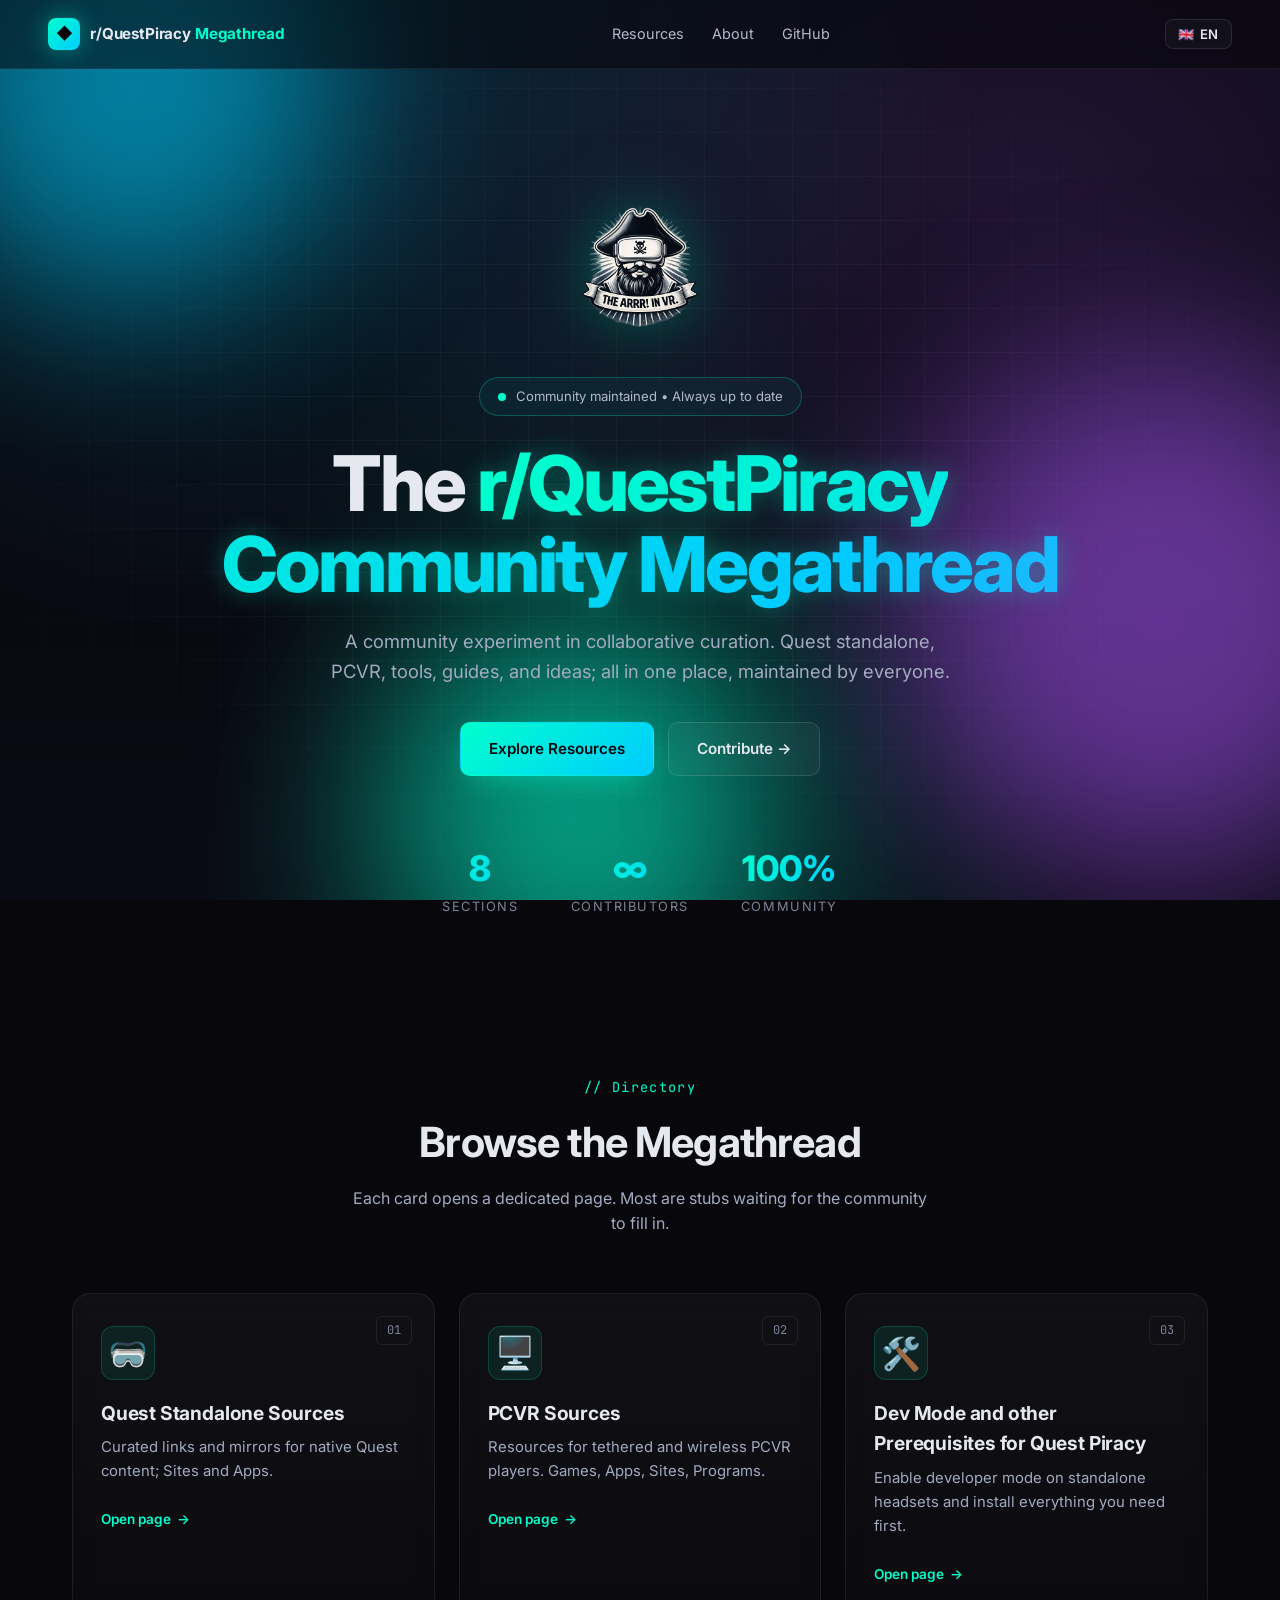
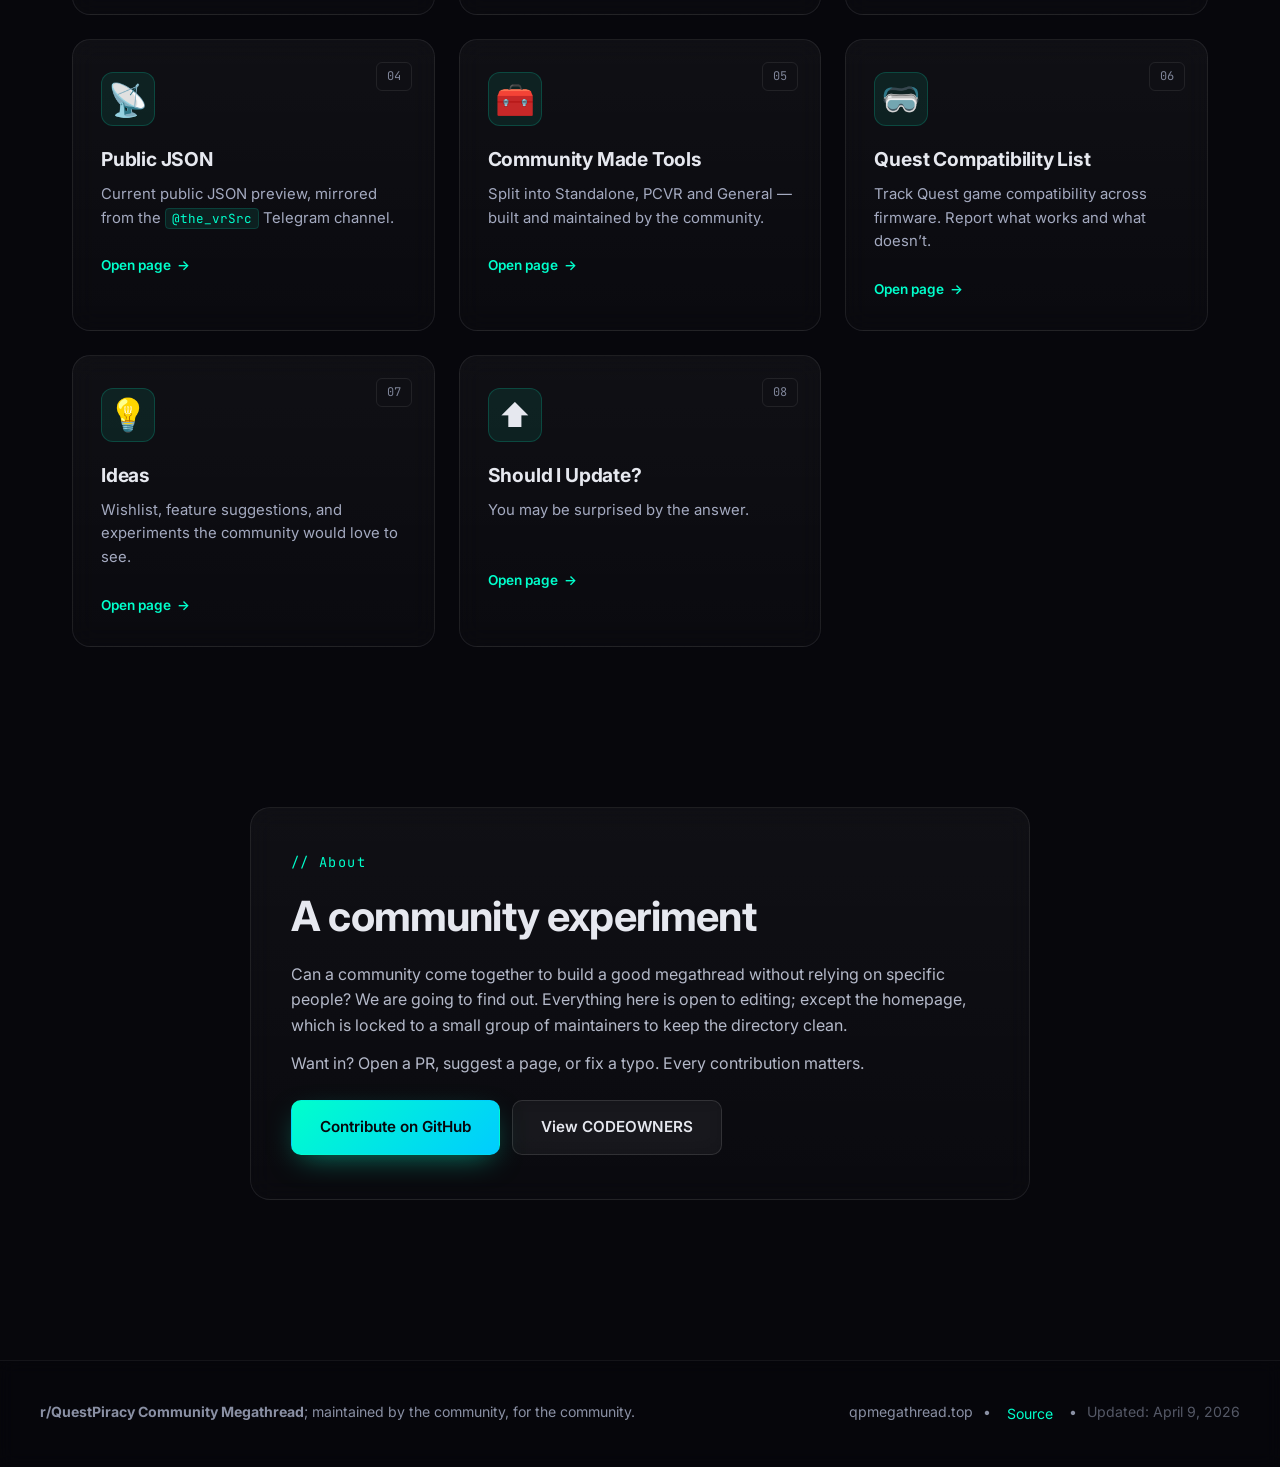
<file: index.html>
<!DOCTYPE html>
<html lang="en">
<head>
    <meta charset="UTF-8">
    <meta name="viewport" content="width=device-width, initial-scale=1.0">
    <title>r/QuestPiracy Community Megathread</title>
    <meta name="description" content="A community-maintained r/QuestPiracy megathread for Quest VR headets; Standalone, PCVR resources, tools, and guides.">
    <link rel="icon" type="image/x-icon" href="assets/images/favicon.ico">
    <link rel="apple-touch-icon" href="assets/images/logo.png">
    <link rel="preconnect" href="https://fonts.googleapis.com">
    <link rel="preconnect" href="https://fonts.gstatic.com" crossorigin>
    <link href="https://fonts.googleapis.com/css2?family=Inter:wght@300;400;500;600;700;800&family=JetBrains+Mono:wght@400;600&display=swap" rel="stylesheet">
    <link rel="stylesheet" href="assets/css/style.css">
</head>
<body>

<!-- Animated background -->
<div class="bg-gradient"></div>
<div class="bg-grid"></div>
<div class="bg-orbs">
    <div class="orb orb-1"></div>
    <div class="orb orb-2"></div>
    <div class="orb orb-3"></div>
</div>

<!-- Navbar -->
<nav class="navbar">
    <a href="index.html" class="brand">
        <span class="brand-icon">◆</span>
        <span class="brand-text">r/QuestPiracy <span class="brand-accent">Megathread</span></span>
    </a>
    <div class="nav-links">
        <a href="#resources" data-i18n="nav.resources">Resources</a>
        <a href="#about" data-i18n="nav.about">About</a>
        <a href="https://github.com/KaladinDMP/QP-Megathread" target="_blank" rel="noopener" data-i18n="nav.github">GitHub</a>
    </div>
</nav>

<!-- Hero -->
<header class="hero">
    <div class="hero-logo-wrap">
        <img src="assets/images/logo.png" alt="r/QuestPiracy Community Megathread" class="hero-logo">
    </div>
    <div class="hero-badge">
        <span class="pulse-dot"></span>
        <span data-i18n="hero.badge">Community maintained &bull; Always up to date</span>
    </div>
    <h1 class="hero-title" data-i18n-html="hero.title">
        The <span class="gradient-text">r/QuestPiracy Community Megathread</span>
    </h1>
    <p class="hero-sub" data-i18n="hero.sub">
        A community experiment in collaborative curation. Quest standalone, PCVR, tools, guides, and ideas; all in one place, maintained by everyone.
    </p>
    <div class="hero-cta">
        <a href="#resources" class="btn btn-primary" data-i18n="hero.cta.explore">Explore Resources</a>
        <a href="https://github.com/KaladinDMP/QP-Megathread" target="_blank" rel="noopener" class="btn btn-ghost" data-i18n="hero.cta.contribute">Contribute →</a>
    </div>
    <div class="hero-stats">
        <div class="stat"><div class="stat-num">8</div><div class="stat-label" data-i18n="stats.sections">Sections</div></div>
        <div class="stat"><div class="stat-num">∞</div><div class="stat-label" data-i18n="stats.contributors">Contributors</div></div>
        <div class="stat"><div class="stat-num">100%</div><div class="stat-label" data-i18n="stats.community">Community</div></div>
    </div>
</header>

<!-- Resources grid -->
<section id="resources" class="section">
    <div class="section-head">
        <div class="section-kicker" data-i18n="resources.kicker">// Directory</div>
        <h2 class="section-title" data-i18n="resources.title">Browse the Megathread</h2>
        <p class="section-sub" data-i18n="resources.sub">Each card opens a dedicated page. Most are stubs waiting for the community to fill in.</p>
    </div>

    <div class="card-grid">
        <a href="pages/quest-standalone.html" class="card" style="--i:1">
            <div class="card-glow"></div>
            <div class="card-icon">🥽</div>
            <div class="card-tag">01</div>
            <h3 class="card-title" data-i18n="card.quest.title">Quest Standalone Sources</h3>
            <p class="card-desc" data-i18n="card.quest.desc">Curated links and mirrors for native Quest content; Sites and Apps.</p>
            <div class="card-cta"><span data-i18n="card.cta">Open page</span> <span class="arrow">→</span></div>
        </a>

        <a href="pages/pcvr.html" class="card" style="--i:2">
            <div class="card-glow"></div>
            <div class="card-icon">🖥️</div>
            <div class="card-tag">02</div>
            <h3 class="card-title" data-i18n="card.pcvr.title">PCVR Sources</h3>
            <p class="card-desc" data-i18n="card.pcvr.desc">Resources for tethered and wireless PCVR players. Games, Apps, Sites, Programs.</p>
            <div class="card-cta"><span data-i18n="card.cta">Open page</span> <span class="arrow">→</span></div>
        </a>

        <a href="pages/dev-mode.html" class="card" style="--i:3">
            <div class="card-glow"></div>
            <div class="card-icon">🛠️</div>
            <div class="card-tag">03</div>
            <h3 class="card-title" data-i18n="card.dev.title">Dev Mode and other Prerequisites for Quest Piracy</h3>
            <p class="card-desc" data-i18n="card.dev.desc">Enable developer mode on standalone headsets and install everything you need first.</p>
            <div class="card-cta"><span data-i18n="card.cta">Open page</span> <span class="arrow">→</span></div>
        </a>

        <a href="pages/public-json.html" class="card" style="--i:4">
            <div class="card-glow"></div>
            <div class="card-icon">📡</div>
            <div class="card-tag">04</div>
            <h3 class="card-title" data-i18n="card.json.title">Public JSON</h3>
            <p class="card-desc" data-i18n-html="card.json.desc">Current public JSON preview, mirrored from the <code>@the_vrSrc</code> Telegram channel.</p>
            <div class="card-cta"><span data-i18n="card.cta">Open page</span> <span class="arrow">→</span></div>
        </a>

        <a href="pages/tools.html" class="card" style="--i:5">
            <div class="card-glow"></div>
            <div class="card-icon">🧰</div>
            <div class="card-tag">05</div>
            <h3 class="card-title" data-i18n="card.tools.title">Community Made Tools</h3>
            <p class="card-desc" data-i18n="card.tools.desc">Split into Standalone, PCVR and General — built and maintained by the community.</p>
            <div class="card-cta"><span data-i18n="card.cta">Open page</span> <span class="arrow">→</span></div>
        </a>

        <a href="pages/list.html" class="card" style="--i:6">
            <div class="card-glow"></div>
            <div class="card-icon">🥽</div>
            <div class="card-tag">06</div>
            <h3 class="card-title" data-i18n="card.list.title">Quest Compatibility List</h3>
            <p class="card-desc" data-i18n="card.list.desc">Track Quest game compatibility across firmware. Report what works and what doesn’t.</p>
            <div class="card-cta"><span data-i18n="card.cta">Open page</span> <span class="arrow">→</span></div>
        </a>

        <a href="pages/ideas.html" class="card" style="--i:7">
            <div class="card-glow"></div>
            <div class="card-icon">💡</div>
            <div class="card-tag">07</div>
            <h3 class="card-title" data-i18n="card.ideas.title">Ideas</h3>
            <p class="card-desc" data-i18n="card.ideas.desc">Wishlist, feature suggestions, and experiments the community would love to see.</p>
            <div class="card-cta"><span data-i18n="card.cta">Open page</span> <span class="arrow">→</span></div>
        </a>

        <a href="pages/should-i-update.html" class="card" style="--i:8">
            <div class="card-glow"></div>
            <div class="card-icon">⬆️</div>
            <div class="card-tag">08</div>
            <h3 class="card-title" data-i18n="card.update.title">Should I Update?</h3>
            <p class="card-desc" data-i18n="card.update.desc">You may be surprised by the answer.</p>
            <div class="card-cta"><span data-i18n="card.cta">Open page</span> <span class="arrow">→</span></div>
        </a>
    </div>
</section>

<!-- About -->
<section id="about" class="section">
    <div class="about-wrap">
        <div class="about-card">
            <div class="section-kicker" data-i18n="about.kicker">// About</div>
            <h2 class="section-title" data-i18n="about.title">A community experiment</h2>
            <p data-i18n="about.p1">
                Can a community come together to build a good megathread without relying on specific people? We are going to find out.
                Everything here is open to editing; except the homepage, which is locked to a small group of maintainers to keep the directory clean.
            </p>
            <p data-i18n="about.p2">
                Want in? Open a PR, suggest a page, or fix a typo. Every contribution matters.
            </p>
            <div class="about-actions">
                <a href="https://github.com/KaladinDMP/QP-Megathread" target="_blank" rel="noopener" class="btn btn-primary" data-i18n="about.cta.contribute">Contribute on GitHub</a>
                <a href="https://github.com/KaladinDMP/QP-Megathread/blob/main/.github/CODEOWNERS" target="_blank" rel="noopener" class="btn btn-ghost" data-i18n="about.cta.codeowners">View CODEOWNERS</a>
            </div>
        </div>
    </div>
</section>

<footer class="footer">
    <div class="footer-inner">
        <div>
            <strong data-i18n="footer.title">r/QuestPiracy Community Megathread</strong>; <span data-i18n="footer.maintained">maintained by the community, for the community.</span>
        </div>
        <div class="footer-meta">
            <span>qpmegathread.top</span>
            <span>&bull;</span>
            <a href="https://github.com/KaladinDMP/QP-Megathread" target="_blank" rel="noopener" data-i18n="footer.source">Source</a>
            <span>&bull;</span>
            <span id="last-updated" style="opacity:0.6;">Updated: —</span>
        </div>
    </div>
</footer>

<script src="assets/js/i18n.js"></script>
<script src="assets/js/main.js"></script>
</body>
</html>
</file>
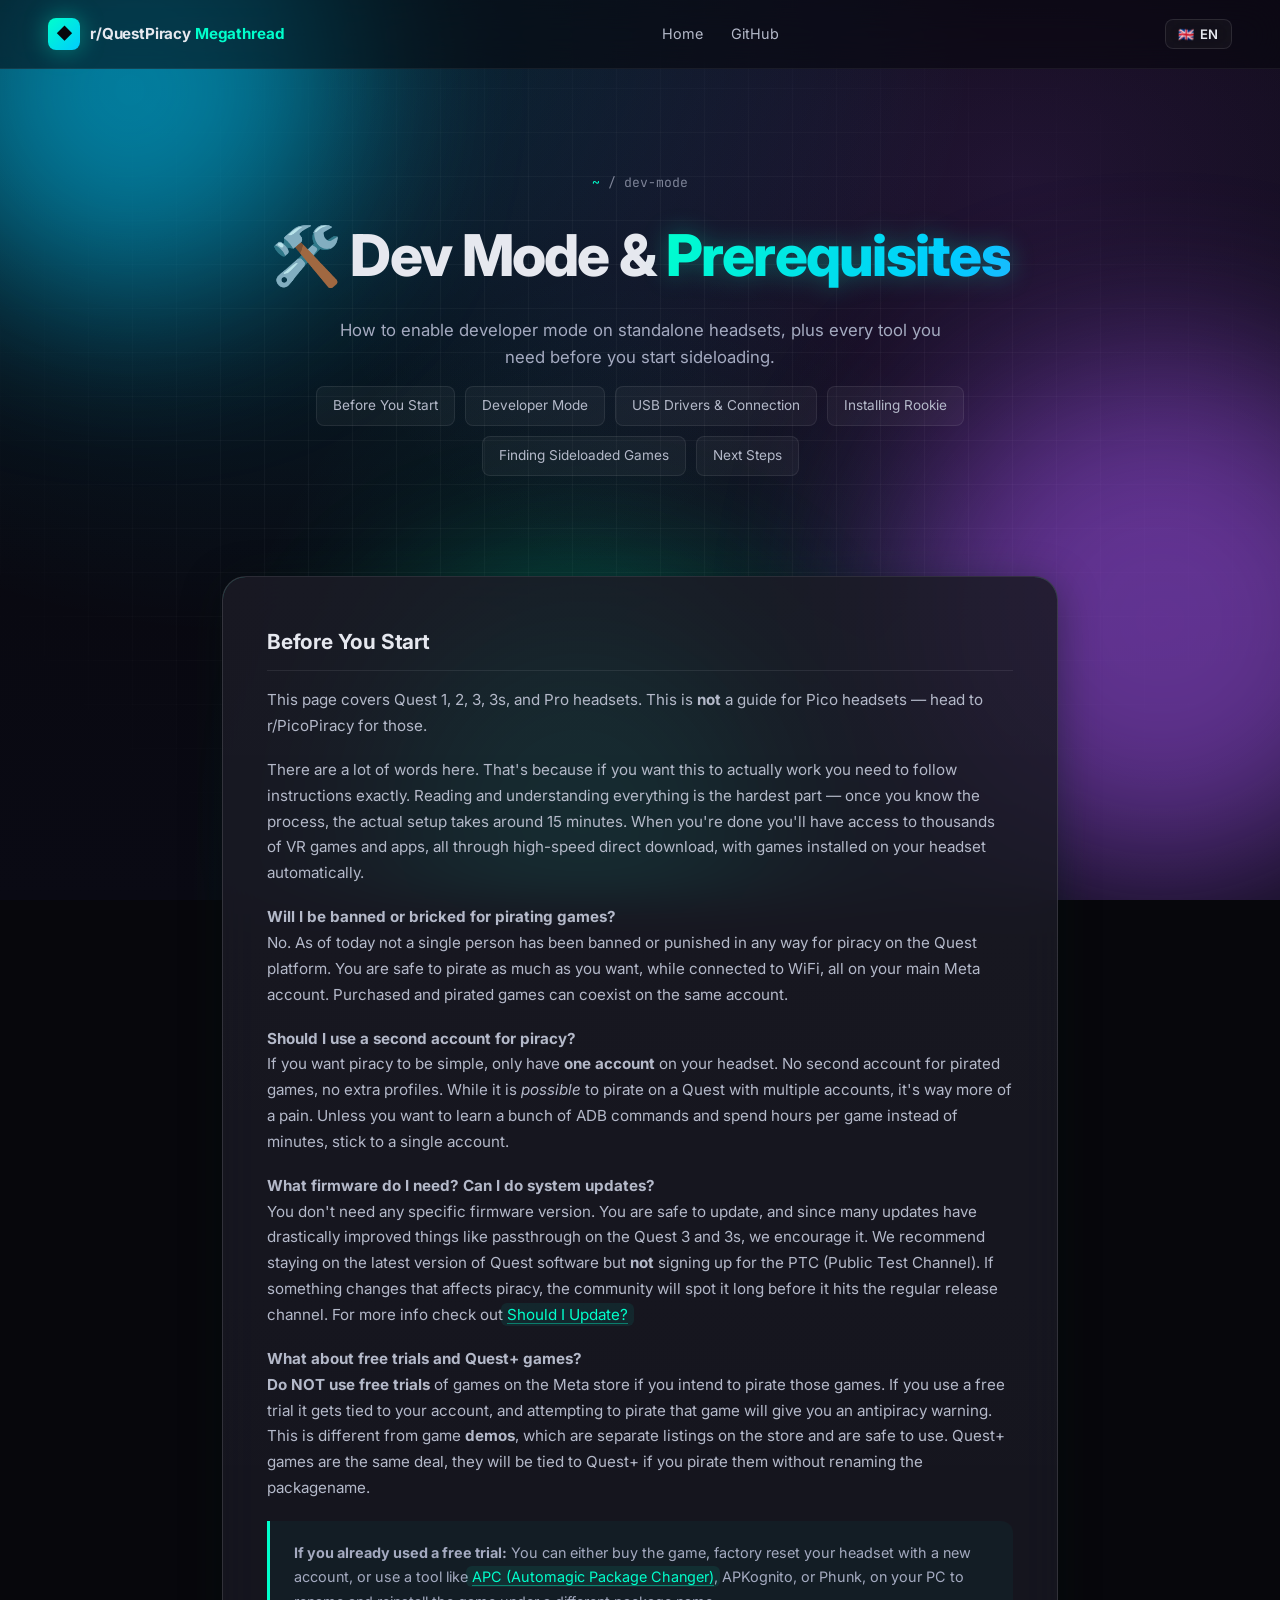
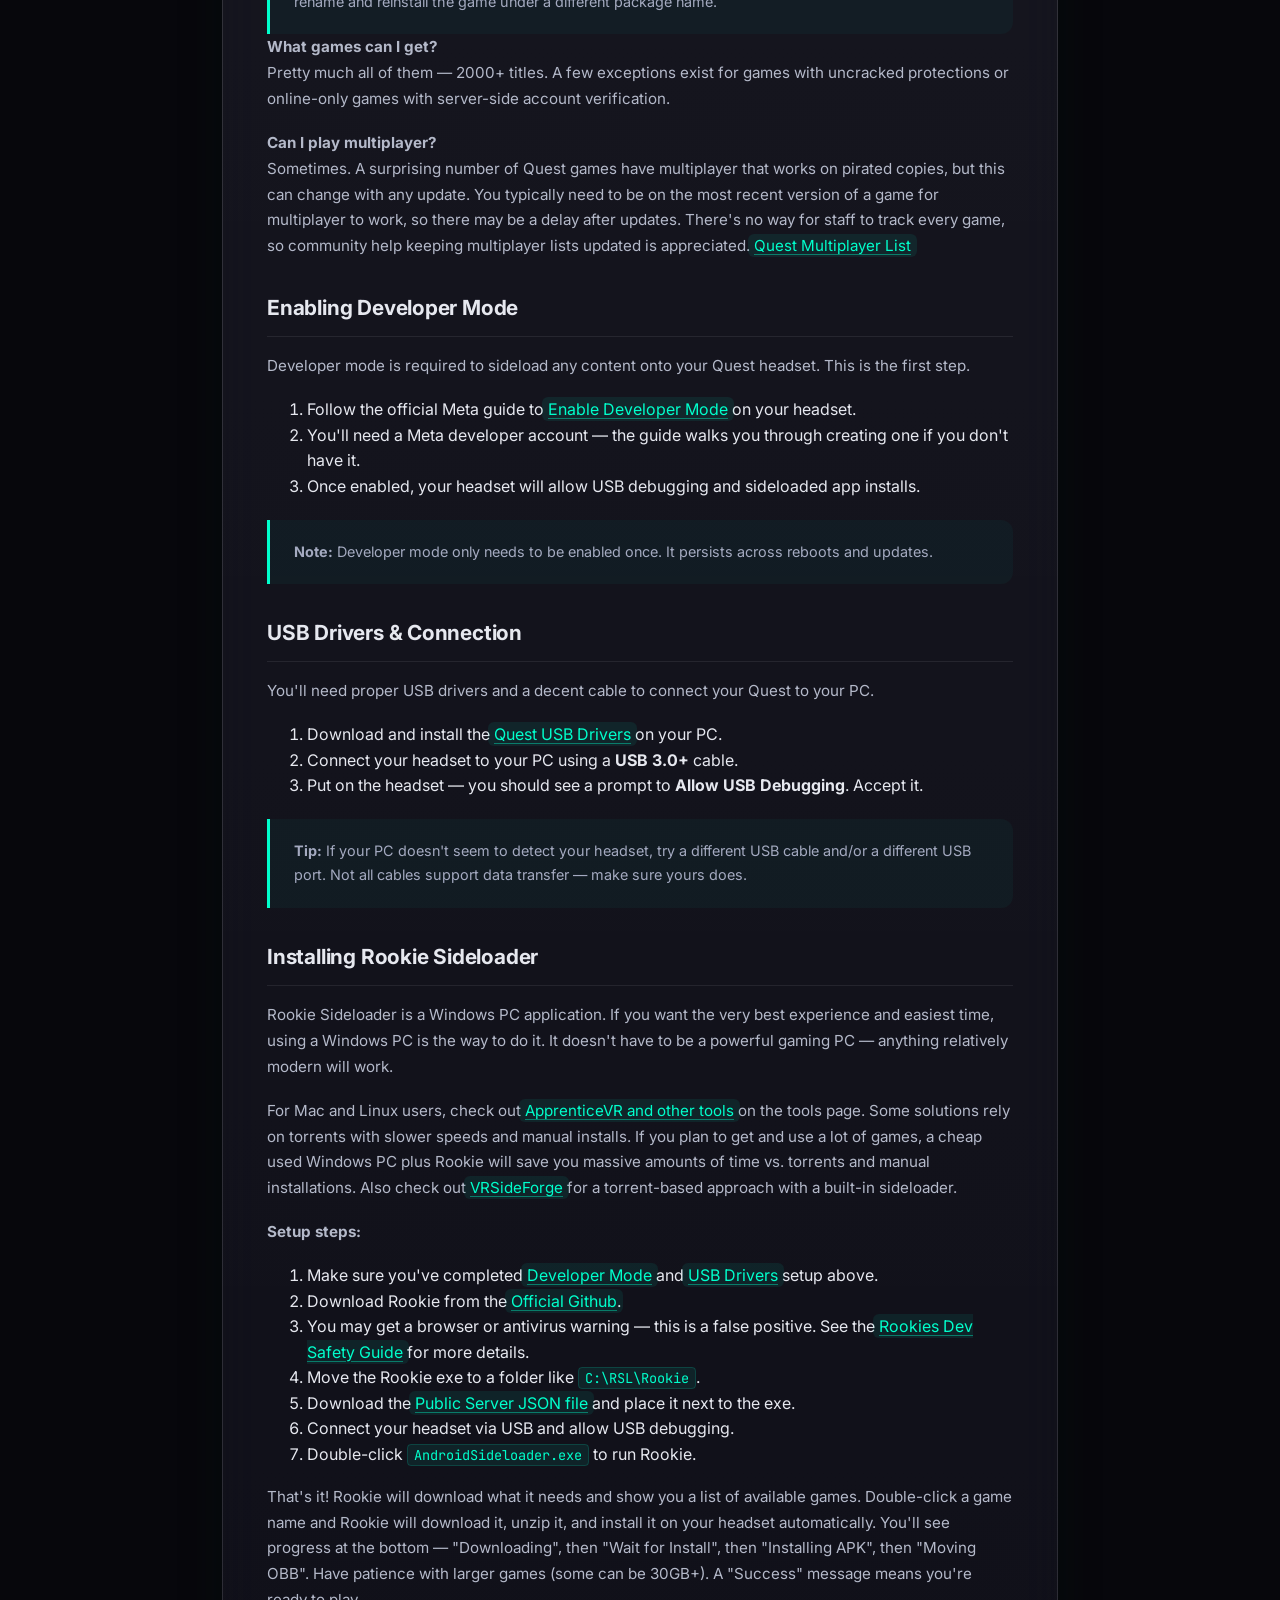
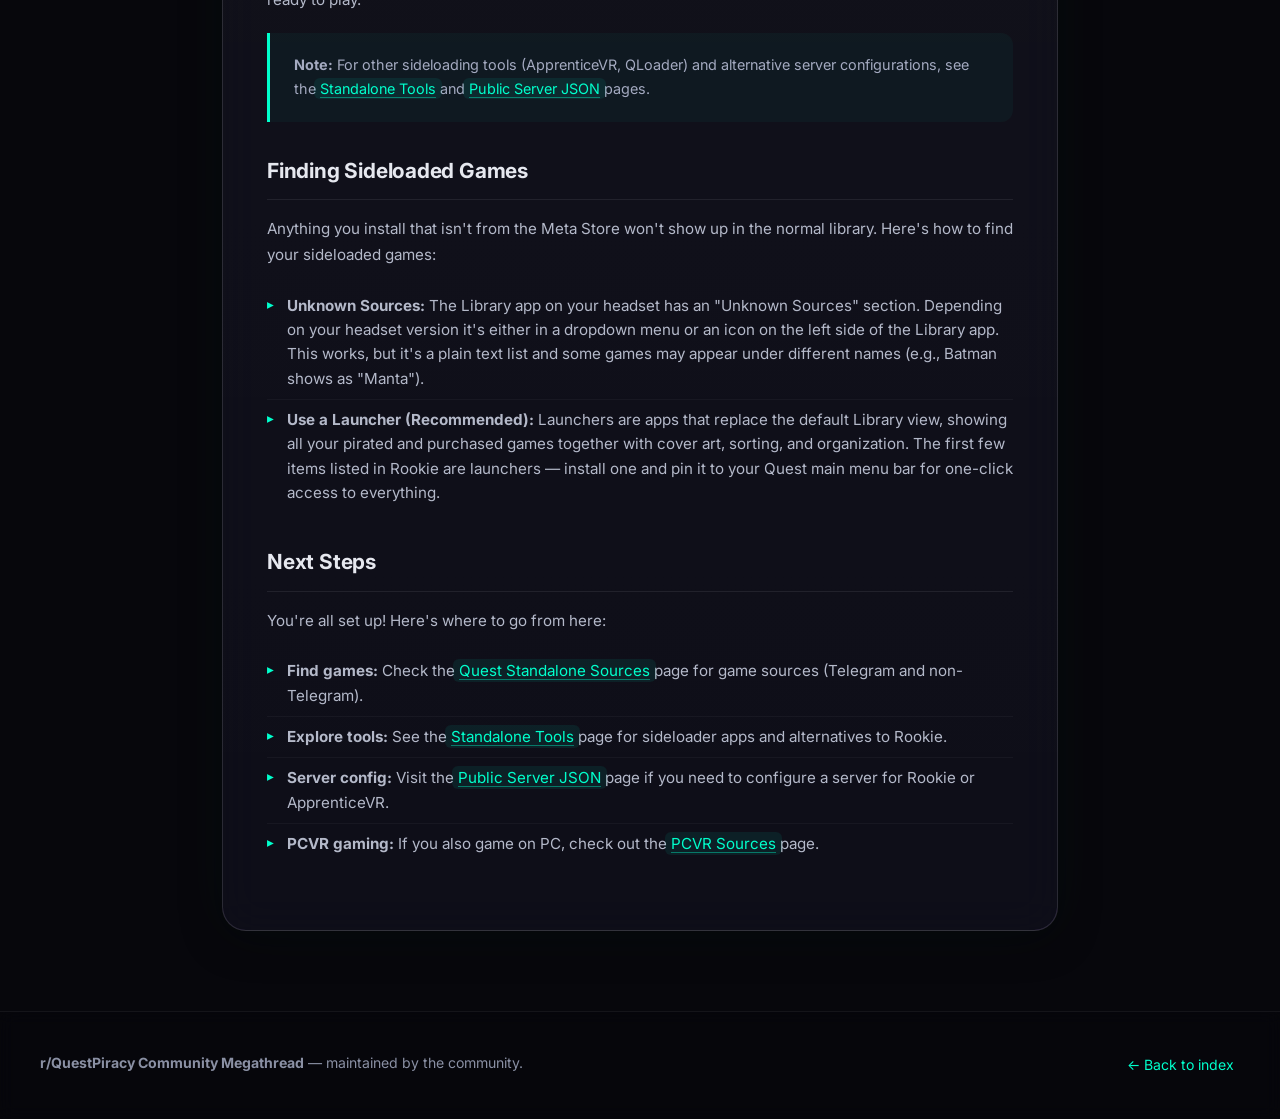
<file: pages/dev-mode.html>
<!DOCTYPE html>
<html lang="en">
<head>
    <meta charset="UTF-8">
    <meta name="viewport" content="width=device-width, initial-scale=1.0">
    <title>Dev Mode &amp; Prerequisites · r/QuestPiracy Community Megathread</title>
    <link rel="icon" type="image/x-icon" href="../assets/images/favicon.ico">
    <link rel="apple-touch-icon" href="../assets/images/logo.png">
    <link href="https://fonts.googleapis.com/css2?family=Inter:wght@300;400;500;600;700;800&family=JetBrains+Mono:wght@400;600&display=swap" rel="stylesheet">
    <link rel="stylesheet" href="../assets/css/style.css">
</head>
<body>

<div class="bg-gradient"></div>
<div class="bg-grid"></div>
<div class="bg-orbs">
    <div class="orb orb-1"></div>
    <div class="orb orb-2"></div>
    <div class="orb orb-3"></div>
</div>

<nav class="navbar">
    <a href="../index.html" class="brand">
        <span class="brand-icon">◆</span>
        <span class="brand-text">r/QuestPiracy <span class="brand-accent">Megathread</span></span>
    </a>
    <div class="nav-links">
        <a href="../index.html" data-i18n="nav.home">Home</a>
        <a href="https://github.com/KaladinDMP/QP-Megathread" target="_blank" rel="noopener" data-i18n="nav.github">GitHub</a>
    </div>
</nav>

<header class="page-hero">
    <div class="breadcrumb"><a href="../index.html">~</a> / dev-mode</div>
    <h1>🛠️ Dev Mode &amp; <span class="gradient-text">Prerequisites</span></h1>
    <p data-i18n="page.dev.sub">How to enable developer mode on standalone headsets, plus every tool you need before you start sideloading.</p>
    <div class="subnav">
        <a href="#before-you-start">Before You Start</a>
        <a href="#developer-mode">Developer Mode</a>
        <a href="#usb-drivers">USB Drivers &amp; Connection</a>
        <a href="#install-rookie">Installing Rookie</a>
        <a href="#finding-games">Finding Sideloaded Games</a>
        <a href="#next-steps">Next Steps</a>
    </div>
</header>

<div class="content-pill-wrap">
    <div class="content-pill">

        <section id="before-you-start">
            <h3>Before You Start</h3>

            <p>This page covers Quest 1, 2, 3, 3s, and Pro headsets. This is <strong>not</strong> a guide for Pico headsets &mdash; head to r/PicoPiracy for those.</p>

            <p>There are a lot of words here. That's because if you want this to actually work you need to follow instructions exactly. Reading and understanding everything is the hardest part &mdash; once you know the process, the actual setup takes around 15 minutes. When you're done you'll have access to thousands of VR games and apps, all through high-speed direct download, with games installed on your headset automatically.</p>

            <p><strong>Will I be banned or bricked for pirating games?</strong><br>
            No. As of today not a single person has been banned or punished in any way for piracy on the Quest platform. You are safe to pirate as much as you want, while connected to WiFi, all on your main Meta account. Purchased and pirated games can coexist on the same account.</p>

            <p><strong>Should I use a second account for piracy?</strong><br>
            If you want piracy to be simple, only have <strong>one account</strong> on your headset. No second account for pirated games, no extra profiles. While it is <em>possible</em> to pirate on a Quest with multiple accounts, it's way more of a pain. Unless you want to learn a bunch of ADB commands and spend hours per game instead of minutes, stick to a single account.</p>

            <p><strong>What firmware do I need? Can I do system updates?</strong><br>
            You don't need any specific firmware version. You are safe to update, and since many updates have drastically improved things like passthrough on the Quest 3 and 3s, we encourage it. We recommend staying on the latest version of Quest software but <strong>not</strong> signing up for the PTC (Public Test Channel). If something changes that affects piracy, the community will spot it long before it hits the regular release channel. For more info check out <a href="https://qpmegathread.top/pages/should-i-update.html" target="_blank" rel="noopener noreferrer">Should I Update?</a></p>

            <p><strong>What about free trials and Quest+ games?</strong><br>
            <strong>Do NOT use free trials</strong> of games on the Meta store if you intend to pirate those games. If you use a free trial it gets tied to your account, and attempting to pirate that game will give you an antipiracy warning. This is different from game <strong>demos</strong>, which are separate listings on the store and are safe to use. Quest+ games are the same deal, they will be tied to Quest+ if you pirate them without renaming the packagename.</p>

            <blockquote>
                <p><strong>If you already used a free trial:</strong> You can either buy the game, factory reset your headset with a new account, or use a tool like <a href="https://github.com/KaladinDMP/AutomagicPackageChanger/" target="_blank" rel="noopener noreferrer">APC (Automagic Package Changer)</a>, APKognito, or Phunk, on your PC to rename and reinstall the game under a different package name.</p>
            </blockquote>

            <p><strong>What games can I get?</strong><br>
            Pretty much all of them &mdash; 2000+ titles. A few exceptions exist for games with uncracked protections or online-only games with server-side account verification.</p>

            <p><strong>Can I play multiplayer?</strong><br>
            Sometimes. A surprising number of Quest games have multiplayer that works on pirated copies, but this can change with any update. You typically need to be on the most recent version of a game for multiplayer to work, so there may be a delay after updates. There's no way for staff to track every game, so community help keeping multiplayer lists updated is appreciated. <a href="https://docs.google.com/spreadsheets/u/0/d/1U2_TqM6bD13YqswZ2sWdbgW_A6rgM410x56DFm8TFW0/htmlview" target="_blank" rel="noopener">Quest Multiplayer List</a></p>
        </section>

        <section id="developer-mode">
            <h3>Enabling Developer Mode</h3>

            <p>Developer mode is required to sideload any content onto your Quest headset. This is the first step.</p>

            <ol>
                <li>Follow the official Meta guide to <a href="https://developers.meta.com/horizon/documentation/android-apps/enable-developer-mode/" target="_blank" rel="noopener">Enable Developer Mode</a> on your headset.</li>
                <li>You'll need a Meta developer account &mdash; the guide walks you through creating one if you don't have it.</li>
                <li>Once enabled, your headset will allow USB debugging and sideloaded app installs.</li>
            </ol>

            <blockquote>
                <p><strong>Note:</strong> Developer mode only needs to be enabled once. It persists across reboots and updates.</p>
            </blockquote>
        </section>

        <section id="usb-drivers">
            <h3>USB Drivers &amp; Connection</h3>

            <p>You'll need proper USB drivers and a decent cable to connect your Quest to your PC.</p>

            <ol>
                <li>Download and install the <a href="https://developers.meta.com/horizon/downloads/package/oculus-adb-drivers/" target="_blank" rel="noopener">Quest USB Drivers</a> on your PC.</li>
                <li>Connect your headset to your PC using a <strong>USB 3.0+</strong> cable.</li>
                <li>Put on the headset &mdash; you should see a prompt to <strong>Allow USB Debugging</strong>. Accept it.</li>
            </ol>

            <blockquote>
                <p><strong>Tip:</strong> If your PC doesn't seem to detect your headset, try a different USB cable and/or a different USB port. Not all cables support data transfer &mdash; make sure yours does.</p>
            </blockquote>
        </section>

        <section id="install-rookie">
            <h3>Installing Rookie Sideloader</h3>

            <p>Rookie Sideloader is a Windows PC application. If you want the very best experience and easiest time, using a Windows PC is the way to do it. It doesn't have to be a powerful gaming PC &mdash; anything relatively modern will work.</p>

            <p>For Mac and Linux users, check out <a href="tools.html#standalone">ApprenticeVR and other tools</a> on the tools page. Some solutions rely on torrents with slower speeds and manual installs. If you plan to get and use a lot of games, a cheap used Windows PC plus Rookie will save you massive amounts of time vs. torrents and manual installations. Also check out <a href="https://github.com/yGuilhermy/VRSideForge" target="_blank" rel="noopener">VRSideForge</a> for a torrent-based approach with a built-in sideloader.</p>

            <p><strong>Setup steps:</strong></p>

            <ol>
                <li>Make sure you've completed <a href="#developer-mode">Developer Mode</a> and <a href="#usb-drivers">USB Drivers</a> setup above.</li>
                <li>Download Rookie from the <a href="https://github.com/nerdunit/androidsideloader/releases/latest" target="_blank" rel="noopener">Official Github</a>.</li>
                <li>You may get a browser or antivirus warning &mdash; this is a false positive. See the <a href="https://www.reddit.com/r/QuestPiracy/comments/1h94dhs/clarification_regarding_rookies_malware_detection/" target="_blank" rel="noopener">Rookies Dev Safety Guide</a> for more details.</li>
                <li>Move the Rookie exe to a folder like <code>C:\RSL\Rookie</code>.</li>
                <li>Download the <a href="https://github.com/CrazyScamp/Rookie-3.2-Setup/releases/download/public.json/public.json" target="_blank" rel="noopener">Public Server JSON file</a> and place it next to the exe.</li>
                <li>Connect your headset via USB and allow USB debugging.</li>
                <li>Double-click <code>AndroidSideloader.exe</code> to run Rookie.</li>
            </ol>

            <p>That's it! Rookie will download what it needs and show you a list of available games. Double-click a game name and Rookie will download it, unzip it, and install it on your headset automatically. You'll see progress at the bottom &mdash; "Downloading", then "Wait for Install", then "Installing APK", then "Moving OBB". Have patience with larger games (some can be 30GB+). A "Success" message means you're ready to play.</p>

            <blockquote>
                <p><strong>Note:</strong> For other sideloading tools (ApprenticeVR, QLoader) and alternative server configurations, see the <a href="tools.html#standalone">Standalone Tools</a> and <a href="public-json.html">Public Server JSON</a> pages.</p>
            </blockquote>
        </section>

        <section id="finding-games">
            <h3>Finding Sideloaded Games</h3>

            <p>Anything you install that isn't from the Meta Store won't show up in the normal library. Here's how to find your sideloaded games:</p>

            <ul>
                <li><strong>Unknown Sources:</strong> The Library app on your headset has an "Unknown Sources" section. Depending on your headset version it's either in a dropdown menu or an icon on the left side of the Library app. This works, but it's a plain text list and some games may appear under different names (e.g., Batman shows as "Manta").</li>
                <li><strong>Use a Launcher (Recommended):</strong> Launchers are apps that replace the default Library view, showing all your pirated and purchased games together with cover art, sorting, and organization. The first few items listed in Rookie are launchers &mdash; install one and pin it to your Quest main menu bar for one-click access to everything.</li>
            </ul>
        </section>

        <section id="next-steps">
            <h3>Next Steps</h3>

            <p>You're all set up! Here's where to go from here:</p>

            <ul>
                <li><strong>Find games:</strong> Check the <a href="quest-standalone.html">Quest Standalone Sources</a> page for game sources (Telegram and non-Telegram).</li>
                <li><strong>Explore tools:</strong> See the <a href="tools.html#standalone">Standalone Tools</a> page for sideloader apps and alternatives to Rookie.</li>
                <li><strong>Server config:</strong> Visit the <a href="public-json.html">Public Server JSON</a> page if you need to configure a server for Rookie or ApprenticeVR.</li>
                <li><strong>PCVR gaming:</strong> If you also game on PC, check out the <a href="pcvr.html">PCVR Sources</a> page.</li>
            </ul>
        </section>

    </div>
</div>

<footer class="footer">
    <div class="footer-inner">
        <div><strong data-i18n="footer.title">r/QuestPiracy Community Megathread</strong> &mdash; <span data-i18n="footer.maintained_sub">maintained by the community.</span></div>
        <div class="footer-meta">
            <a href="../index.html" data-i18n="footer.back">← Back to index</a>
        </div>
    </div>
</footer>

<script src="../assets/js/i18n.js"></script>
<script src="../assets/js/main.js"></script>
</body>
</html>
</file>
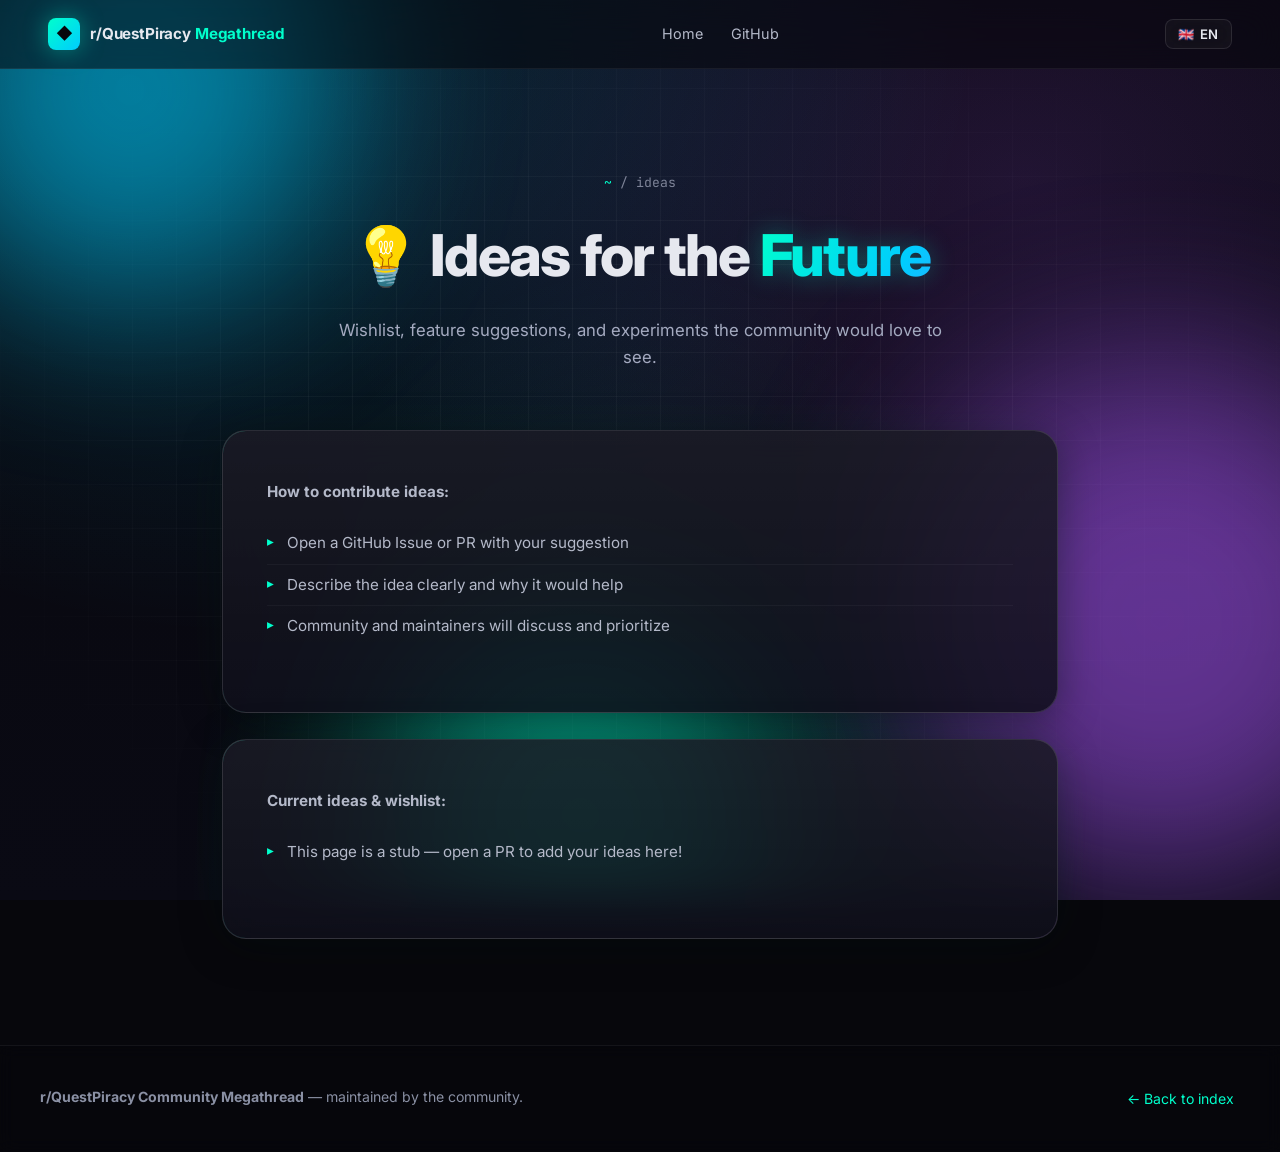
<file: pages/ideas.html>
<!DOCTYPE html>
<html lang="en">
<head>
    <meta charset="UTF-8">
    <meta name="viewport" content="width=device-width, initial-scale=1.0">
    <title>Ideas · r/QuestPiracy Community Megathread</title>

    <link rel="icon" type="image/x-icon" href="../assets/images/favicon.ico">
    <link rel="apple-touch-icon" href="../assets/images/logo.png">

    <link href="https://fonts.googleapis.com/css2?family=Inter:wght@300;400;500;600;700;800&family=JetBrains+Mono:wght@400;600&display=swap" rel="stylesheet">
    <link rel="stylesheet" href="../assets/css/style.css">
</head>
<body>

<div class="bg-gradient"></div>
<div class="bg-grid"></div>
<div class="bg-orbs">
    <div class="orb orb-1"></div>
    <div class="orb orb-2"></div>
    <div class="orb orb-3"></div>
</div>

<nav class="navbar">
    <a href="../index.html" class="brand">
        <span class="brand-icon">&#9670;</span>
        <span class="brand-text">r/QuestPiracy <span class="brand-accent">Megathread</span></span>
    </a>
    <div class="nav-links">
        <a href="../index.html" data-i18n="nav.home">Home</a>
        <a href="https://github.com/KaladinDMP/QP-Megathread" target="_blank" rel="noopener" data-i18n="nav.github">GitHub</a>
    </div>
</nav>

<header class="page-hero">
    <div class="breadcrumb"><a href="../index.html">~</a> / ideas</div>
    <h1>&#128161; Ideas for the <span class="gradient-text">Future</span></h1>
    <p data-i18n="page.ideas.sub">Wishlist, feature suggestions, and experiments the community would love to see.</p>
</header>

<div class="placeholder">

    <div class="content-pill">
        <p><strong data-i18n="page.ideas.how">How to contribute ideas:</strong></p>
        <ul>
            <li data-i18n="page.ideas.step1">Open a GitHub Issue or PR with your suggestion</li>
            <li data-i18n="page.ideas.step2">Describe the idea clearly and why it would help</li>
            <li data-i18n="page.ideas.step3">Community and maintainers will discuss and prioritize</li>
        </ul>
    </div>

    <br>

    <div class="content-pill">
        <p><strong data-i18n="page.ideas.current">Current ideas &amp; wishlist:</strong></p>
        <ul>
            <li data-i18n="page.ideas.placeholder">This page is a stub — open a PR to add your ideas here!</li>
        </ul>
    </div>

    <br>

</div>

<footer class="footer">
    <div class="footer-inner">
        <div><strong data-i18n="footer.title">r/QuestPiracy Community Megathread</strong> &mdash; <span data-i18n="footer.maintained_sub">maintained by the community.</span></div>
        <div class="footer-meta">
            <a href="../index.html" data-i18n="footer.back">&larr; Back to index</a>
        </div>
    </div>
</footer>

<script src="../assets/js/i18n.js"></script>
<script src="../assets/js/main.js"></script>
</body>
</html>
</file>
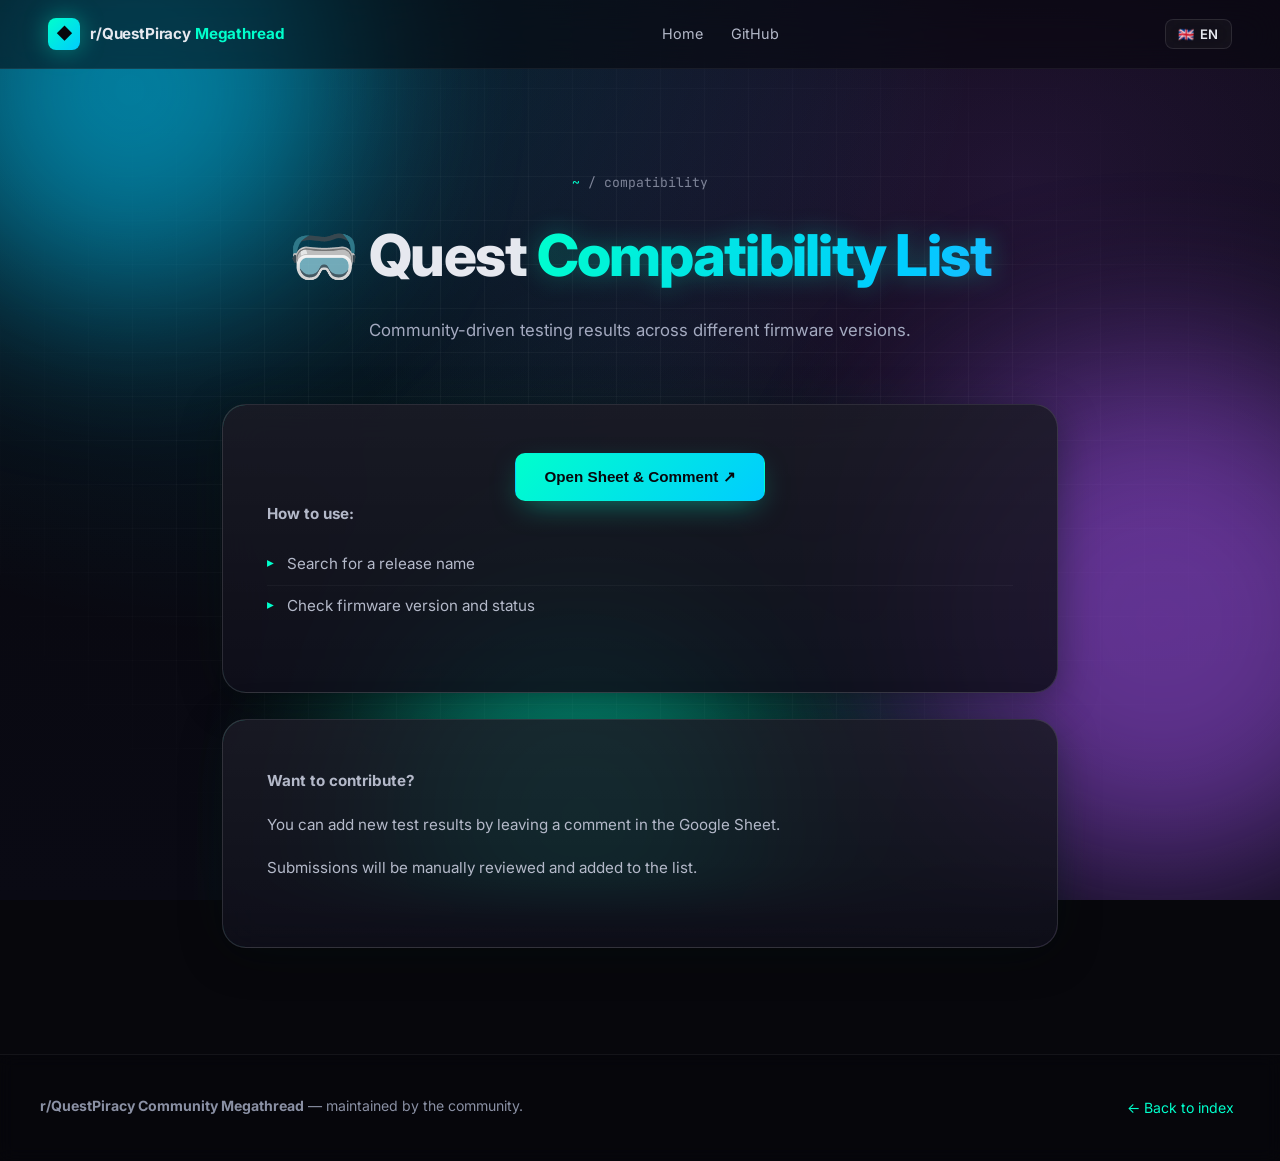
<file: pages/list.html>
<!DOCTYPE html>
<html lang="en">
<head>
    <meta charset="UTF-8">
    <meta name="viewport" content="width=device-width, initial-scale=1.0">
    <title>Compatibility List · r/QuestPiracy Megathread</title>

    <link rel="icon" type="image/x-icon" href="../assets/images/favicon.ico">
    <link rel="apple-touch-icon" href="../assets/images/logo.png">

    <link href="https://fonts.googleapis.com/css2?family=Inter:wght@300;400;500;600;700;800&family=JetBrains+Mono:wght@400;600&display=swap" rel="stylesheet">
    <link rel="stylesheet" href="../assets/css/style.css">
</head>
<body>

<div class="bg-gradient"></div>
<div class="bg-grid"></div>
<div class="bg-orbs">
    <div class="orb orb-1"></div>
    <div class="orb orb-2"></div>
    <div class="orb orb-3"></div>
</div>

<nav class="navbar">
    <a href="../index.html" class="brand">
        <span class="brand-icon">◆</span>
        <span class="brand-text">r/QuestPiracy <span class="brand-accent">Megathread</span></span>
    </a>
    <div class="nav-links">
        <a href="../index.html" data-i18n="nav.home">Home</a>
        <a href="https://github.com/KaladinDMP/QP-Megathread" target="_blank" rel="noopener" data-i18n="nav.github">GitHub</a>
    </div>
</nav>

<header class="page-hero">
    <div class="breadcrumb"><a href="../index.html">~</a> / compatibility</div>
    <h1>🥽 Quest <span class="gradient-text">Compatibility List</span></h1>
    <p data-i18n="page.list.sub">Community-driven testing results across different firmware versions.</p>
</header>

<div class="placeholder">

    <div class="content-pill">
		<center>
			<button class="btn btn-primary" data-i18n="page.list.open_sheet" onclick="window.open('https://docs.google.com/spreadsheets/d/1WpkkEN1v4_lsCLMNSiVRJOpek_zocsK3A6ZxgTSMCvI/edit', '_blank')">
				Open Sheet & Comment ↗
			</button>
		</center>
        <p><strong data-i18n="page.list.how_to_use">How to use:</strong></p>
        <ul>
            <li data-i18n="page.list.search">Search for a release name</li>
            <li data-i18n="page.list.check">Check firmware version and status</li>
        </ul>
    </div>

    <br>

    <div class="content-pill">
        <p><strong data-i18n="page.list.contribute_title">Want to contribute?</strong></p>
        <p data-i18n="page.list.contribute_desc">You can add new test results by leaving a comment in the Google Sheet.</p>
		<p data-i18n="page.list.contribute_review">Submissions will be manually reviewed and added to the list.</p>
    </div>

    <br>

</div>

<footer class="footer">
    <div class="footer-inner">
        <div><strong data-i18n="footer.title">r/QuestPiracy Community Megathread</strong> &mdash; <span data-i18n="footer.maintained_sub">maintained by the community.</span></div>
        <div class="footer-meta">
            <a href="../index.html" data-i18n="footer.back">← Back to index</a>
        </div>
    </div>
</footer>

<script src="../assets/js/i18n.js"></script>
<script src="../assets/js/main.js"></script>
</body>
</html>
</file>
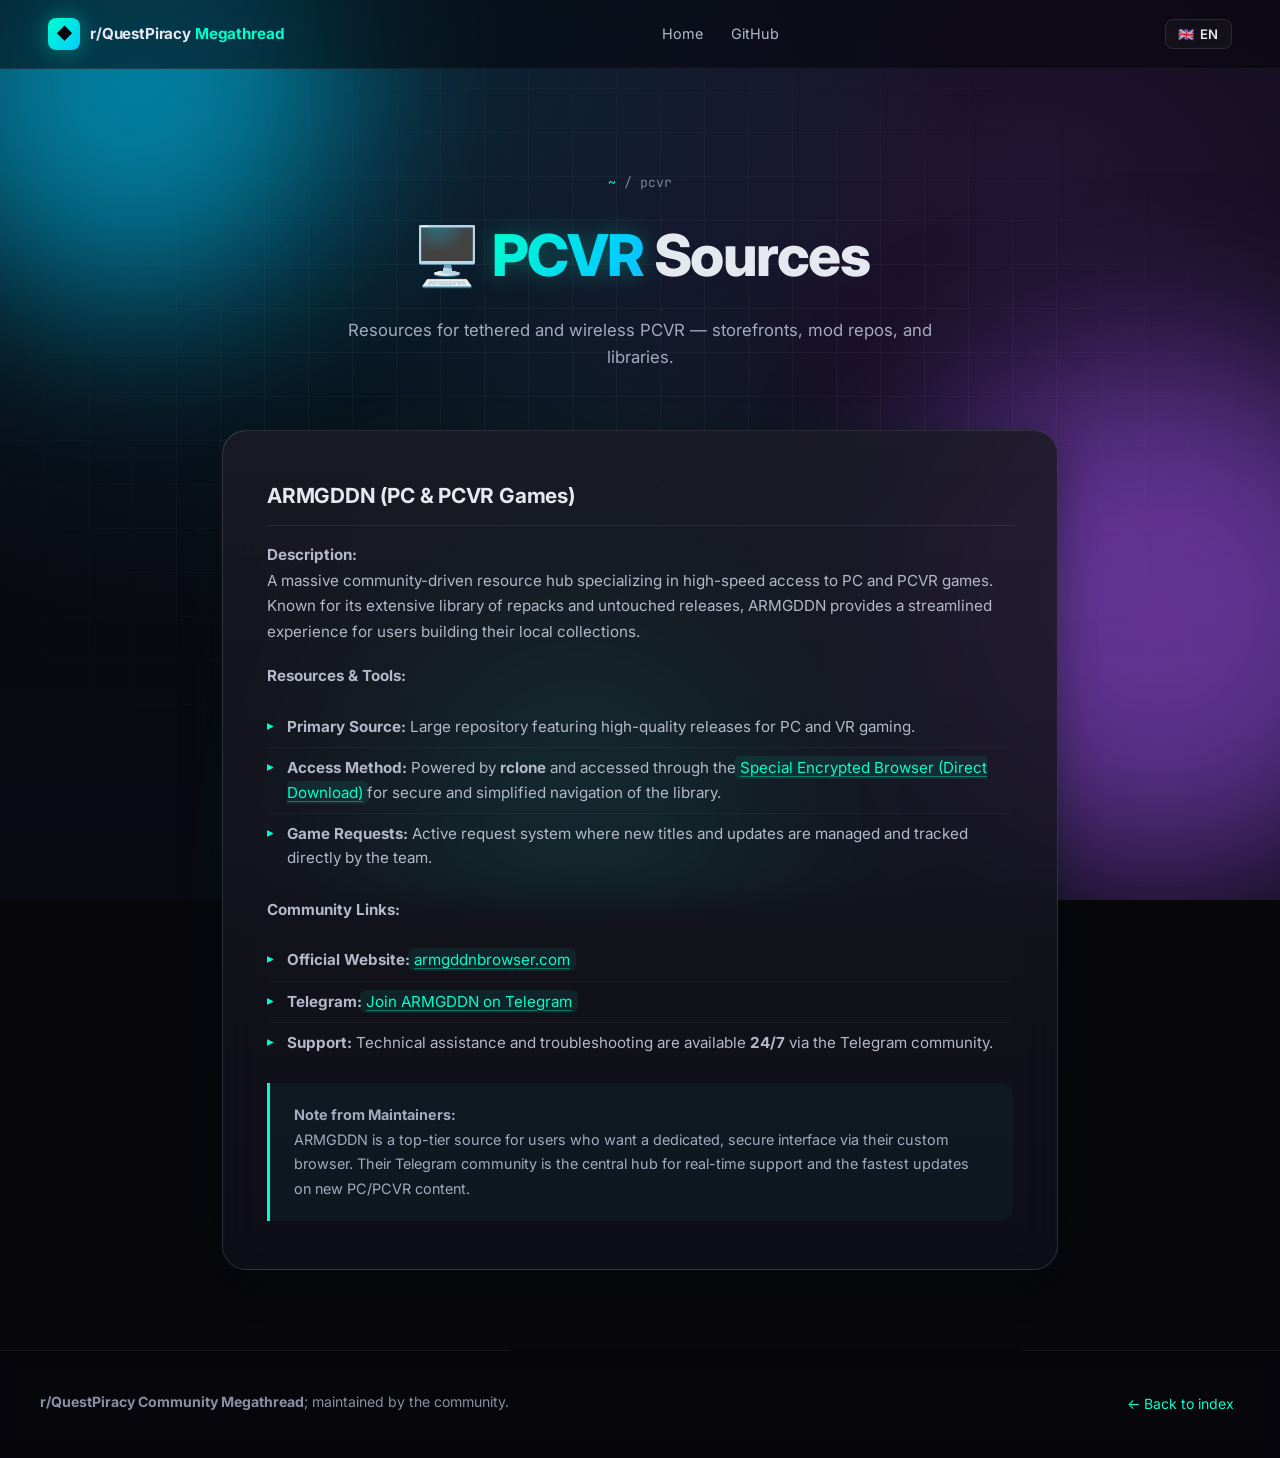
<file: pages/pcvr.html>
<!DOCTYPE html>
<html lang="en">
<head>
    <meta charset="UTF-8">
    <meta name="viewport" content="width=device-width, initial-scale=1.0">
    <title>PCVR Sources · r/QuestPiracy Community Megathread</title>
    <link rel="icon" type="image/x-icon" href="../assets/images/favicon.ico">
    <link rel="apple-touch-icon" href="../assets/images/logo.png">
    <link href="https://fonts.googleapis.com/css2?family=Inter:wght@300;400;500;600;700;800&family=JetBrains+Mono:wght@400;600&display=swap" rel="stylesheet">
    <link rel="stylesheet" href="../assets/css/style.css">
</head>
<body>

<div class="bg-gradient"></div>
<div class="bg-grid"></div>
<div class="bg-orbs">
    <div class="orb orb-1"></div>
    <div class="orb orb-2"></div>
    <div class="orb orb-3"></div>
</div>

<nav class="navbar">
    <a href="../index.html" class="brand">
        <span class="brand-icon">◆</span>
        <span class="brand-text">r/QuestPiracy <span class="brand-accent">Megathread</span></span>
    </a>
    <div class="nav-links">
        <a href="../index.html" data-i18n="nav.home">Home</a>
        <a href="https://github.com/KaladinDMP/QP-Megathread" target="_blank" rel="noopener" data-i18n="nav.github">GitHub</a>
    </div>
</nav>

<header class="page-hero">
    <div class="breadcrumb"><a href="../index.html">~</a> / pcvr</div>
    <h1>🖥️ <span class="gradient-text">PCVR</span> Sources</h1>
    <p data-i18n="page.pcvr.sub">Resources for tethered and wireless PCVR &mdash; storefronts, mod repos, and libraries.</p>
</header>

<div class="content-pill-wrap">
    <div class="content-pill">

        <section id="armgddn">
            <h3>ARMGDDN (PC & PCVR Games)</h3>

            <p><strong>Description:</strong><br>
            A massive community-driven resource hub specializing in high-speed access to PC and PCVR games. Known for its extensive library of repacks and untouched releases, ARMGDDN provides a streamlined experience for users building their local collections.</p>

            <p><strong>Resources & Tools:</strong></p>
            <ul>
                <li><strong>Primary Source:</strong> Large repository featuring high-quality releases for PC and VR gaming.</li>
                <li><strong>Access Method:</strong> Powered by <strong>rclone</strong> and accessed through the <a href="https://github.com/KaladinDMP/AGBrowser/releases/download/v6.0.0-AGB/SETUP.7z">Special Encrypted Browser (Direct Download)</a> for secure and simplified navigation of the library.</li>
                <li><strong>Game Requests:</strong> Active request system where new titles and updates are managed and tracked directly by the team.</li>
            </ul>

            <p><strong>Community Links:</strong></p>
            <ul>
                <li><strong>Official Website:</strong> <a href="https://www.armgddnbrowser.com">armgddnbrowser.com</a></li>
                <li><strong>Telegram:</strong> <a href="https://t.me/ARMGDDNGames">Join ARMGDDN on Telegram</a></li>
                <li><strong>Support:</strong> Technical assistance and troubleshooting are available <strong>24/7</strong> via the Telegram community.</li>
            </ul>

            <blockquote>
                <p><strong>Note from Maintainers:</strong><br>
                ARMGDDN is a top-tier source for users who want a dedicated, secure interface via their custom browser. Their Telegram community is the central hub for real-time support and the fastest updates on new PC/PCVR content.</p>
            </blockquote>
        </section>

    </div>
</div>

<footer class="footer">
    <div class="footer-inner">
        <div><strong data-i18n="footer.title">r/QuestPiracy Community Megathread</strong>; <span data-i18n="footer.maintained_sub">maintained by the community.</span></div>
        <div class="footer-meta">
            <a href="../index.html" data-i18n="footer.back">← Back to index</a>
        </div>
    </div>
</footer>

<script src="../assets/js/i18n.js"></script>
<script src="../assets/js/main.js"></script>
</body>
</html>
</file>
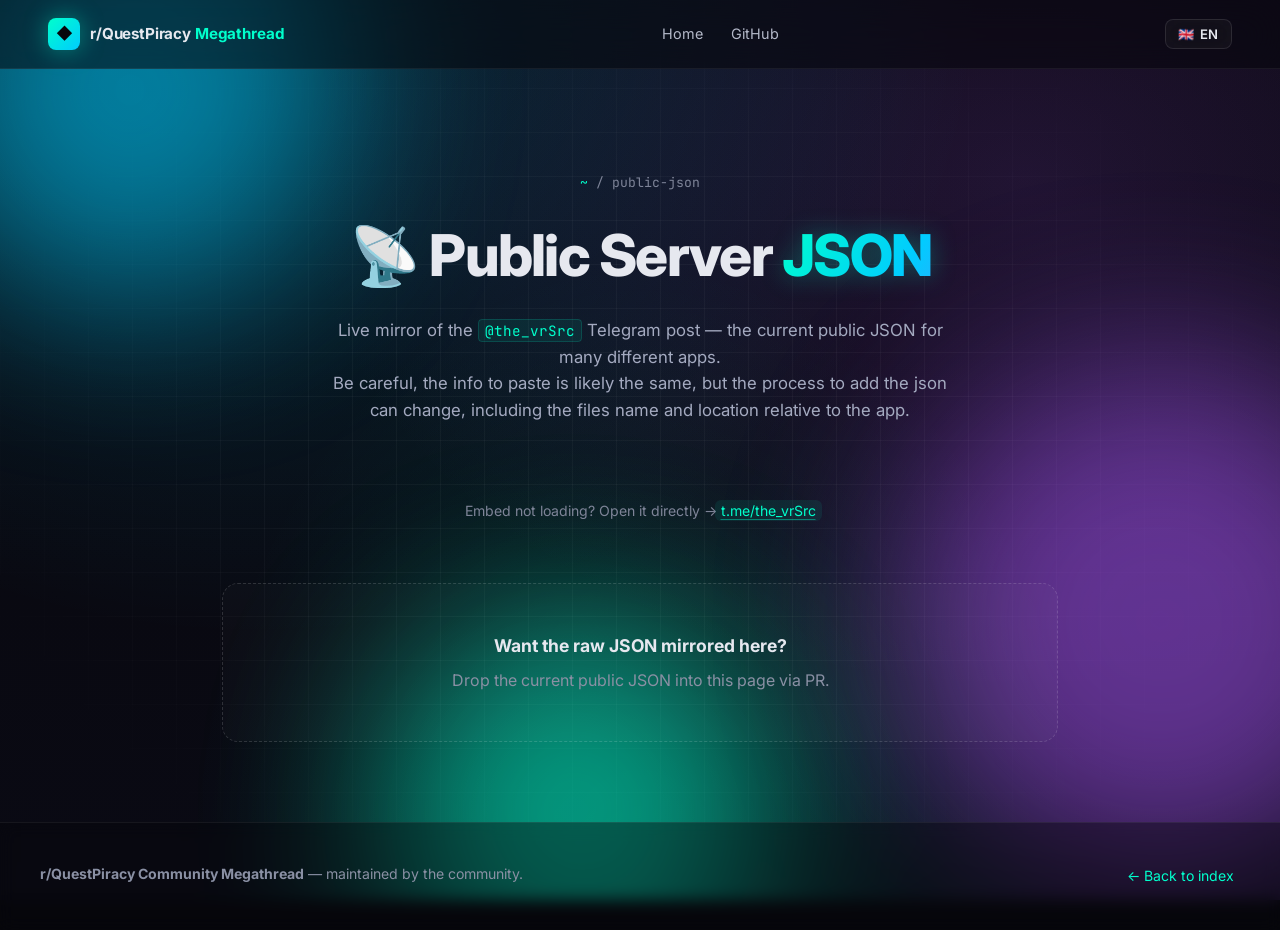
<file: pages/public-json.html>
<!DOCTYPE html>
<html lang="en">
<head>
    <meta charset="UTF-8">
    <meta name="viewport" content="width=device-width, initial-scale=1.0">
    <title>Public Server JSON · r/QuestPiracy Community Megathread</title>
    <link rel="icon" type="image/x-icon" href="../assets/images/favicon.ico">
    <link rel="apple-touch-icon" href="../assets/images/logo.png">
    <link href="https://fonts.googleapis.com/css2?family=Inter:wght@300;400;500;600;700;800&family=JetBrains+Mono:wght@400;600&display=swap" rel="stylesheet">
    <link rel="stylesheet" href="../assets/css/style.css">
</head>
<body>

<div class="bg-gradient"></div>
<div class="bg-grid"></div>
<div class="bg-orbs">
    <div class="orb orb-1"></div>
    <div class="orb orb-2"></div>
    <div class="orb orb-3"></div>
</div>

<nav class="navbar">
    <a href="../index.html" class="brand">
        <span class="brand-icon">◆</span>
        <span class="brand-text">r/QuestPiracy <span class="brand-accent">Megathread</span></span>
    </a>
    <div class="nav-links">
        <a href="../index.html" data-i18n="nav.home">Home</a>
        <a href="https://github.com/KaladinDMP/QP-Megathread" target="_blank" rel="noopener" data-i18n="nav.github">GitHub</a>
    </div>
</nav>

<header class="page-hero">
    <div class="breadcrumb"><a href="../index.html">~</a> / public-json</div>
    <h1>📡 Public Server <span class="gradient-text">JSON</span></h1>
    <p data-i18n-html="page.json.sub">Live mirror of the <code>@the_vrSrc</code> Telegram post &mdash; the current public JSON for many different apps.</p>
    <p data-i18n="page.json.sub2">Be careful, the info to paste is likely the same, but the process to add the json can change, including the files name and location relative to the app.</p>
</header>

<div class="tg-wrap">
    <div class="tg-embed">
        <script async src="https://telegram.org/js/telegram-widget.js?22"
                data-telegram-post="the_vrSrc/2"
                data-width="100%"
                data-dark="1"></script>
    </div>

    <p class="tg-note">
        <span data-i18n="page.json.embed_note">Embed not loading? Open it directly →</span>
        <a href="https://t.me/the_vrSrc" target="_blank" rel="noopener">t.me/the_vrSrc</a>
    </p>
</div>

<div class="placeholder">
    <div class="placeholder-box">
        <strong data-i18n="page.json.want_raw">Want the raw JSON mirrored here?</strong>
        <span data-i18n="page.json.want_raw_desc">Drop the current public JSON into this page via PR.</span>
    </div>
</div>

<footer class="footer">
    <div class="footer-inner">
        <div><strong data-i18n="footer.title">r/QuestPiracy Community Megathread</strong> &mdash; <span data-i18n="footer.maintained_sub">maintained by the community.</span></div>
        <div class="footer-meta">
            <a href="../index.html" data-i18n="footer.back">← Back to index</a>
        </div>
    </div>
</footer>

<script src="../assets/js/i18n.js"></script>
<script src="../assets/js/main.js"></script>
</body>
</html>
</file>
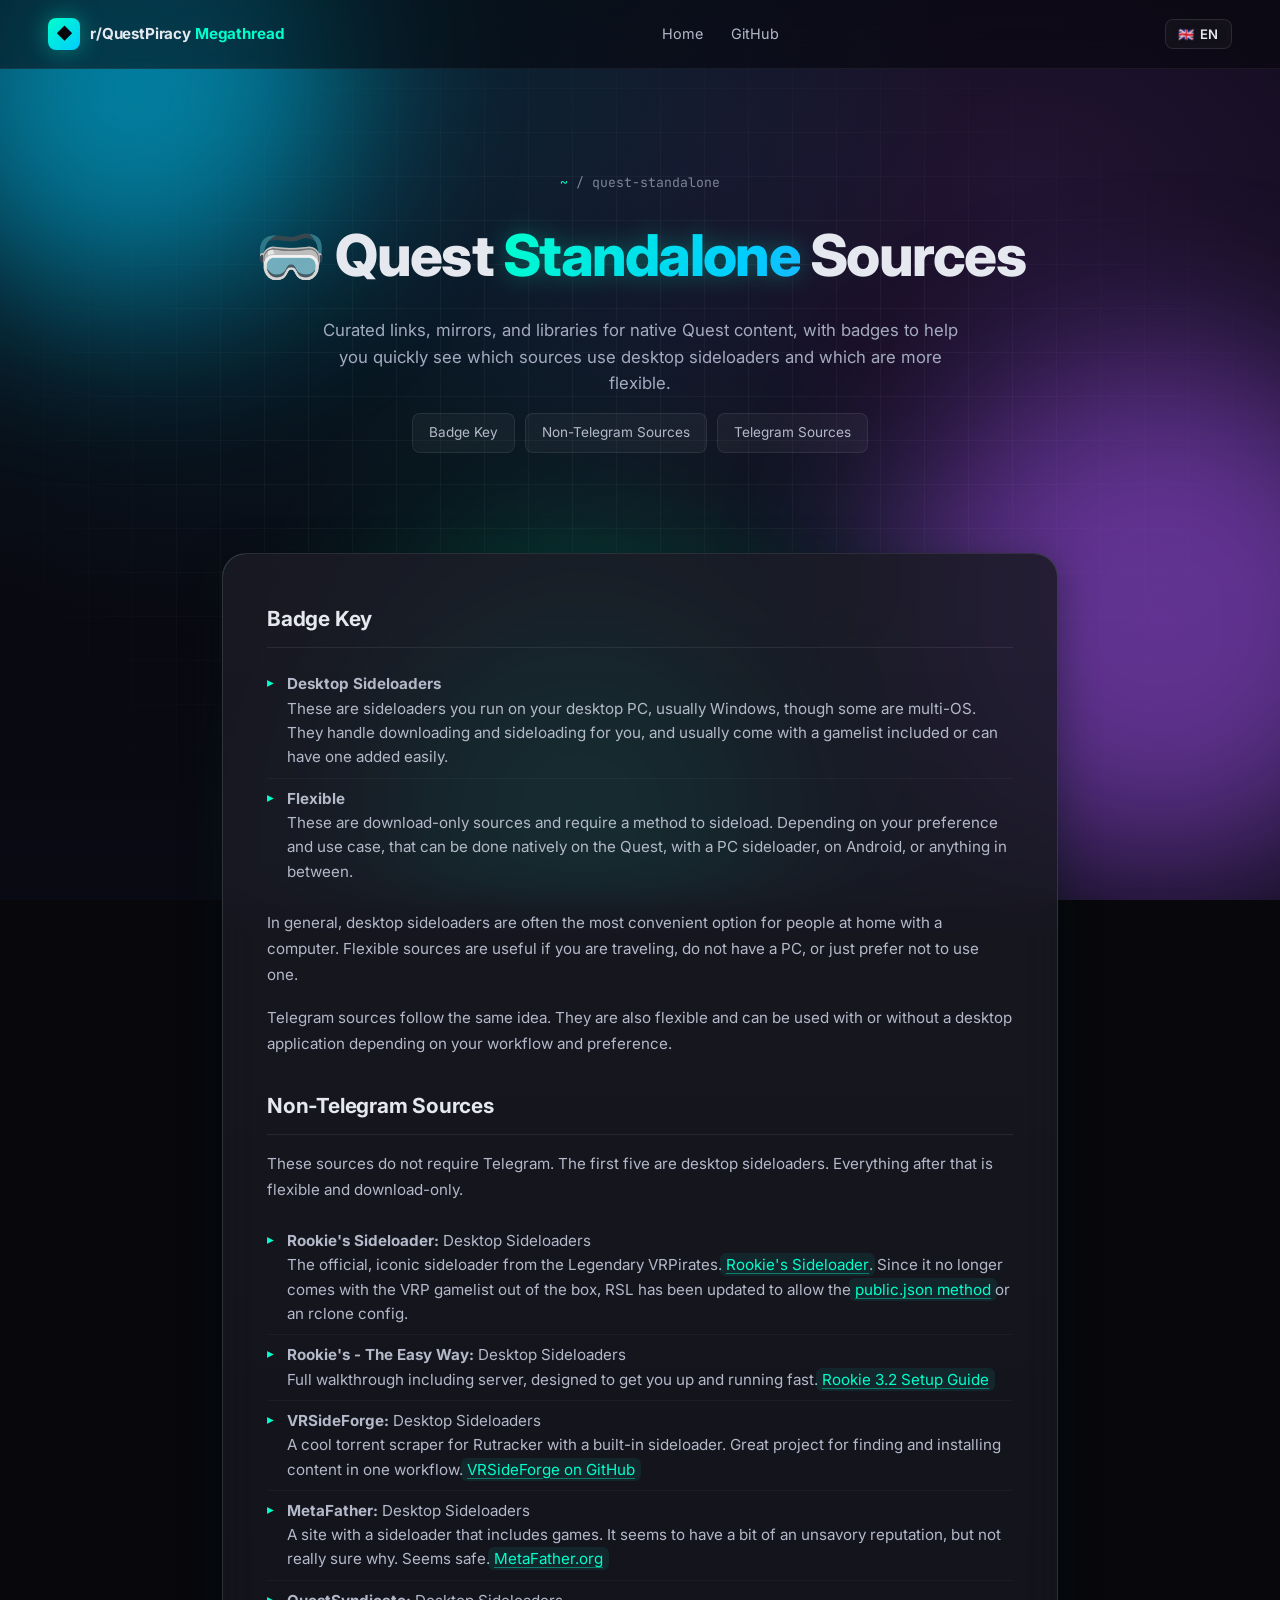
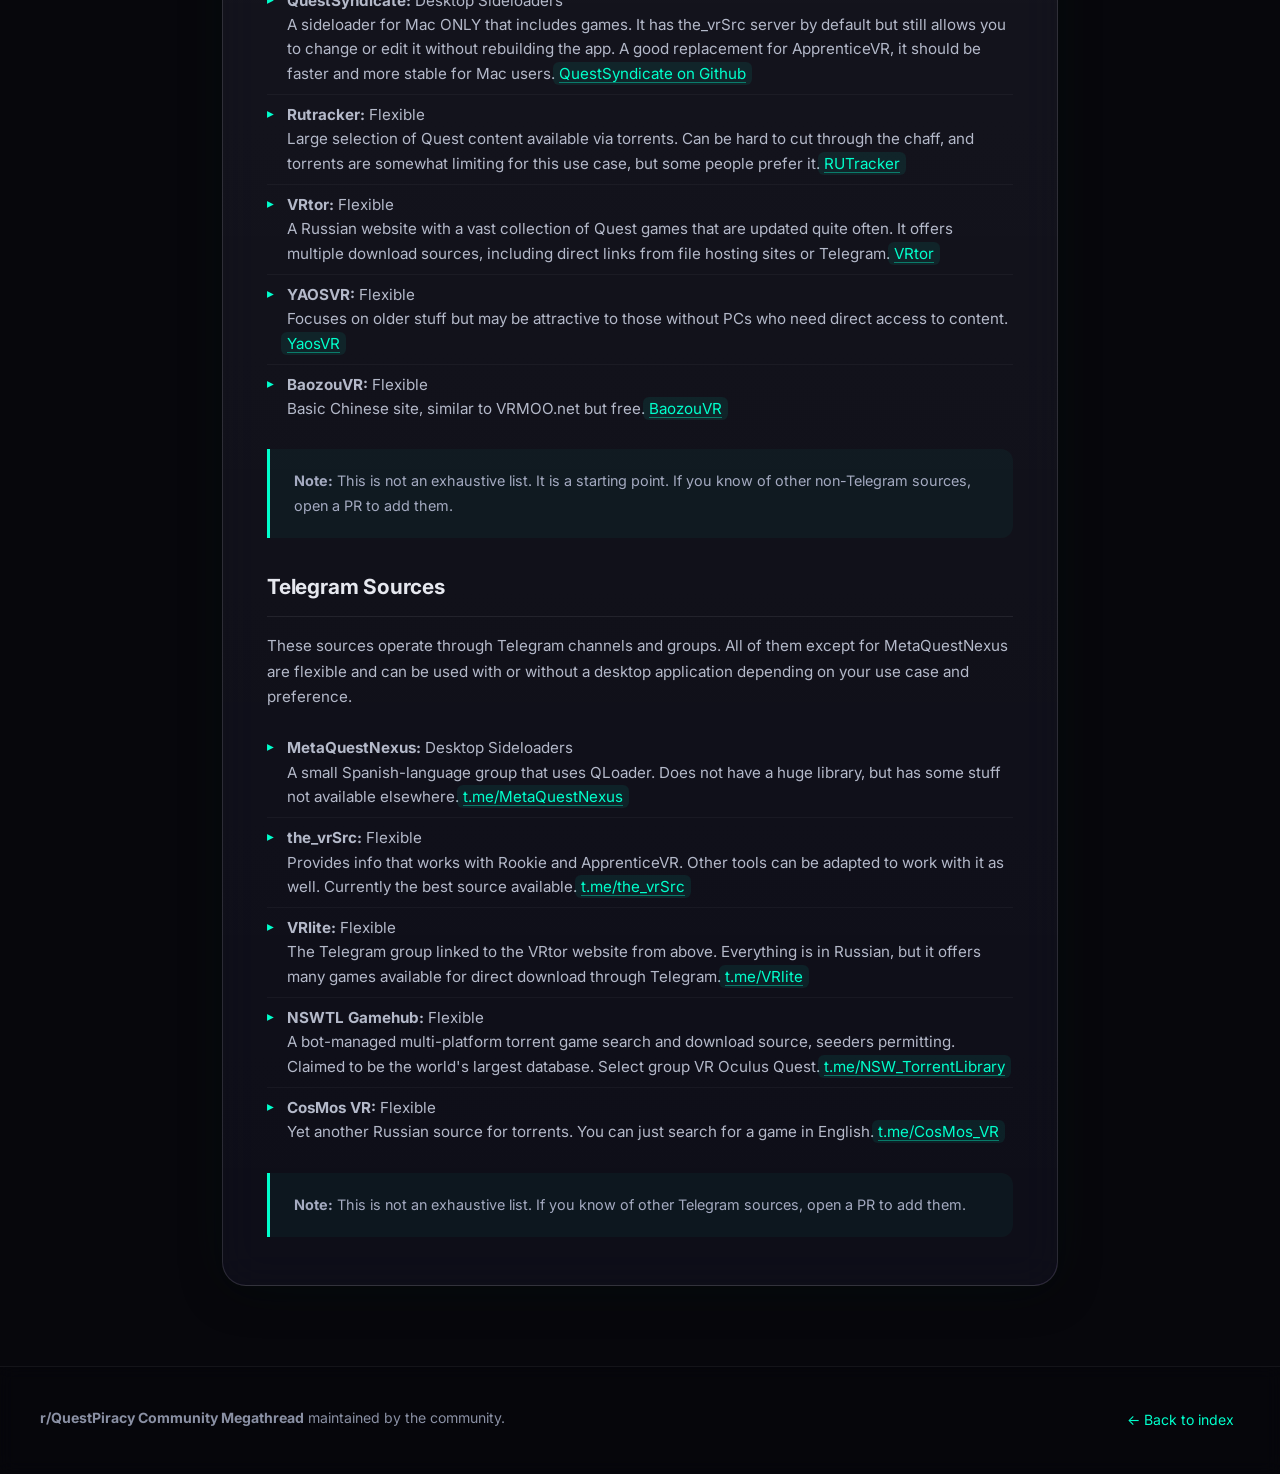
<file: pages/quest-standalone.html>
<!DOCTYPE html>
<html lang="en">
<head>
    <meta charset="UTF-8">
    <meta name="viewport" content="width=device-width, initial-scale=1.0">
    <title>Quest Standalone Sources · r/QuestPiracy Community Megathread</title>
    <link rel="icon" type="image/x-icon" href="../assets/images/favicon.ico">
    <link rel="apple-touch-icon" href="../assets/images/logo.png">
    <link href="https://fonts.googleapis.com/css2?family=Inter:wght@300;400;500;600;700;800&family=JetBrains+Mono:wght@400;600&display=swap" rel="stylesheet">
    <link rel="stylesheet" href="../assets/css/style.css">
</head>
<body>

<div class="bg-gradient"></div>
<div class="bg-grid"></div>
<div class="bg-orbs">
    <div class="orb orb-1"></div>
    <div class="orb orb-2"></div>
    <div class="orb orb-3"></div>
</div>

<nav class="navbar">
    <a href="../index.html" class="brand">
        <span class="brand-icon">◆</span>
        <span class="brand-text">r/QuestPiracy <span class="brand-accent">Megathread</span></span>
    </a>
    <div class="nav-links">
        <a href="../index.html" data-i18n="nav.home">Home</a>
        <a href="https://github.com/KaladinDMP/QP-Megathread" target="_blank" rel="noopener" data-i18n="nav.github">GitHub</a>
    </div>
</nav>

<header class="page-hero">
    <div class="breadcrumb"><a href="../index.html">~</a> / quest-standalone</div>
    <h1>🥽 Quest <span class="gradient-text">Standalone</span> Sources</h1>
    <p data-i18n="page.quest.sub">Curated links, mirrors, and libraries for native Quest content, with badges to help you quickly see which sources use desktop sideloaders and which are more flexible.</p>
    <div class="subnav">
        <a href="#badge-key">Badge Key</a>
        <a href="#non-telegram">Non-Telegram Sources</a>
        <a href="#telegram">Telegram Sources</a>
    </div>
</header>

<div class="content-pill-wrap">
    <div class="content-pill">

        <section id="badge-key" class="badge-key">
            <h3>Badge Key</h3>

            <ul class="badge-list">
                <li>
                    <strong><span class="source-badge badge-desktop">Desktop Sideloaders</span></strong><br>
                    These are sideloaders you run on your desktop PC, usually Windows, though some are multi-OS. They handle downloading and sideloading for you, and usually come with a gamelist included or can have one added easily.
                </li>
                <li>
                    <strong><span class="source-badge badge-flexible">Flexible</span></strong><br>
                    These are download-only sources and require a method to sideload. Depending on your preference and use case, that can be done natively on the Quest, with a PC sideloader, on Android, or anything in between.
                </li>
            </ul>

            <p>
                In general, desktop sideloaders are often the most convenient option for people at home with a computer. Flexible sources are useful if you are traveling, do not have a PC, or just prefer not to use one.
            </p>

            <p>
                Telegram sources follow the same idea. They are also flexible and can be used with or without a desktop application depending on your workflow and preference.
            </p>
        </section>

        <section id="non-telegram">
            <h3>Non-Telegram Sources</h3>

            <p>These sources do not require Telegram. The first five are desktop sideloaders. Everything after that is flexible and download-only.</p>

            <ul>
                <li>
                    <strong>Rookie's Sideloader:</strong>
                    <span class="source-badge badge-desktop">Desktop Sideloaders</span><br>
                    The official, iconic sideloader from the Legendary VRPirates.
                    <a href="https://github.com/nerdunit/androidsideloader/releases/latest" target="_blank" rel="noopener">Rookie's Sideloader</a>.
                    Since it no longer comes with the VRP gamelist out of the box, RSL has been updated to allow the
                    <a href="https://qpmegathread.top/pages/public-json.html" target="_blank" rel="noopener">public.json method</a>
                    or an rclone config.
                </li>

                <li>
                    <strong>Rookie's - The Easy Way:</strong>
                    <span class="source-badge badge-desktop">Desktop Sideloaders</span><br>
                    Full walkthrough including server, designed to get you up and running fast.
                    <a href="https://github.com/CrazyScamp/Rookie-3.2-Setup/" target="_blank" rel="noopener">Rookie 3.2 Setup Guide</a>
                </li>

                <li>
                    <strong>VRSideForge:</strong>
                    <span class="source-badge badge-desktop">Desktop Sideloaders</span><br>
                    A cool torrent scraper for Rutracker with a built-in sideloader. Great project for finding and installing content in one workflow.
                    <a href="https://github.com/yGuilhermy/VRSideForge" target="_blank" rel="noopener">VRSideForge on GitHub</a>
                </li>

                <li>
                    <strong>MetaFather:</strong>
                    <span class="source-badge badge-desktop">Desktop Sideloaders</span><br>
                    A site with a sideloader that includes games. It seems to have a bit of an unsavory reputation, but not really sure why. Seems safe.
                    <a href="https://www.metafather.org/" target="_blank" rel="noopener">MetaFather.org</a>
                </li>

				<li>
                    <strong>QuestSyndicate:</strong>
                    <span class="source-badge badge-desktop">Desktop Sideloaders</span><br>
                    A sideloader for Mac ONLY that includes games. It has the_vrSrc server by default but still allows you to change or edit it without rebuilding the app. A good replacement for ApprenticeVR, it should be faster and more stable for Mac users.
                    <a href="https://github.com/Ichigo3766/QuestSyndicate" target="_blank" rel="noopener">QuestSyndicate on Github</a>
                </li>

                <li>
                    <strong>Rutracker:</strong>
                    <span class="source-badge badge-flexible">Flexible</span><br>
                    Large selection of Quest content available via torrents. Can be hard to cut through the chaff, and torrents are somewhat limiting for this use case, but some people prefer it.
                    <a href="https://rutracker.org/forum/tracker.php?f=2420" target="_blank" rel="noopener">RUTracker</a>
                </li>

                <li>
                    <strong>VRtor:</strong>
                    <span class="source-badge badge-flexible">Flexible</span><br>
                    A Russian website with a vast collection of Quest games that are updated quite often. It offers multiple download sources, including direct links from file hosting sites or Telegram.
                    <a href="https://vrtor.ru/" target="_blank" rel="noopener">VRtor</a>
                </li>

                <li>
                    <strong>YAOSVR:</strong>
                    <span class="source-badge badge-flexible">Flexible</span><br>
                    Focuses on older stuff but may be attractive to those without PCs who need direct access to content.
                    <a href="https://yaosvr.com/forum-127-1.html" target="_blank" rel="noopener">YaosVR</a>
                </li>

                <li>
                    <strong>BaozouVR:</strong>
                    <span class="source-badge badge-flexible">Flexible</span><br>
                    Basic Chinese site, similar to VRMOO.net but free.
                    <a href="https://www.baozouvr.com/" target="_blank" rel="noopener">BaozouVR</a>
                </li>
            </ul>

            <blockquote>
                <p><strong>Note:</strong> This is not an exhaustive list. It is a starting point. If you know of other non-Telegram sources, open a PR to add them.</p>
            </blockquote>
        </section>

        <section id="telegram">
            <h3>Telegram Sources</h3>

            <p>These sources operate through Telegram channels and groups. All of them except for MetaQuestNexus are flexible and can be used with or without a desktop application depending on your use case and preference.</p>

            <ul>
                <li>
                    <strong>MetaQuestNexus:</strong>
                    <span class="source-badge badge-desktop">Desktop Sideloaders</span><br>
                    A small Spanish-language group that uses QLoader. Does not have a huge library, but has some stuff not available elsewhere.
                    <a href="https://t.me/MetaQuestNexus" target="_blank" rel="noopener">t.me/MetaQuestNexus</a>
                </li>
				
				<li>
                    <strong>the_vrSrc:</strong>
                    <span class="source-badge badge-flexible">Flexible</span><br>
                    Provides info that works with Rookie and ApprenticeVR. Other tools can be adapted to work with it as well. Currently the best source available.
                    <a href="https://t.me/the_vrSrc" target="_blank" rel="noopener">t.me/the_vrSrc</a>
                </li>

                <li>
                    <strong>VRlite:</strong>
                    <span class="source-badge badge-flexible">Flexible</span><br>
                    The Telegram group linked to the VRtor website from above. Everything is in Russian, but it offers many games available for direct download through Telegram.
                    <a href="https://t.me/VRlite" target="_blank" rel="noopener">t.me/VRlite</a>
                </li>

                <li>
                    <strong>NSWTL Gamehub:</strong>
                    <span class="source-badge badge-flexible">Flexible</span><br>
                    A bot-managed multi-platform torrent game search and download source, seeders permitting. Claimed to be the world's largest database. Select group VR Oculus Quest.
                    <a href="https://t.me/NSW_TorrentLibrary" target="_blank" rel="noopener">t.me/NSW_TorrentLibrary</a>
                </li>

                <li>
                    <strong>CosMos VR:</strong>
                    <span class="source-badge badge-flexible">Flexible</span><br>
                    Yet another Russian source for torrents. You can just search for a game in English.
                    <a href="https://t.me/CosMos_VR" target="_blank" rel="noopener">t.me/CosMos_VR</a>
                </li>
            </ul>

            <blockquote>
                <p><strong>Note:</strong> This is not an exhaustive list. If you know of other Telegram sources, open a PR to add them.</p>
            </blockquote>
        </section>

    </div>
</div>

<footer class="footer">
    <div class="footer-inner">
        <div><strong data-i18n="footer.title">r/QuestPiracy Community Megathread</strong> <span data-i18n="footer.maintained_sub">maintained by the community.</span></div>
        <div class="footer-meta">
            <a href="../index.html" data-i18n="footer.back">← Back to index</a>
        </div>
    </div>
</footer>

<script src="../assets/js/i18n.js"></script>
<script src="../assets/js/main.js"></script>
</body>
</html>
</file>
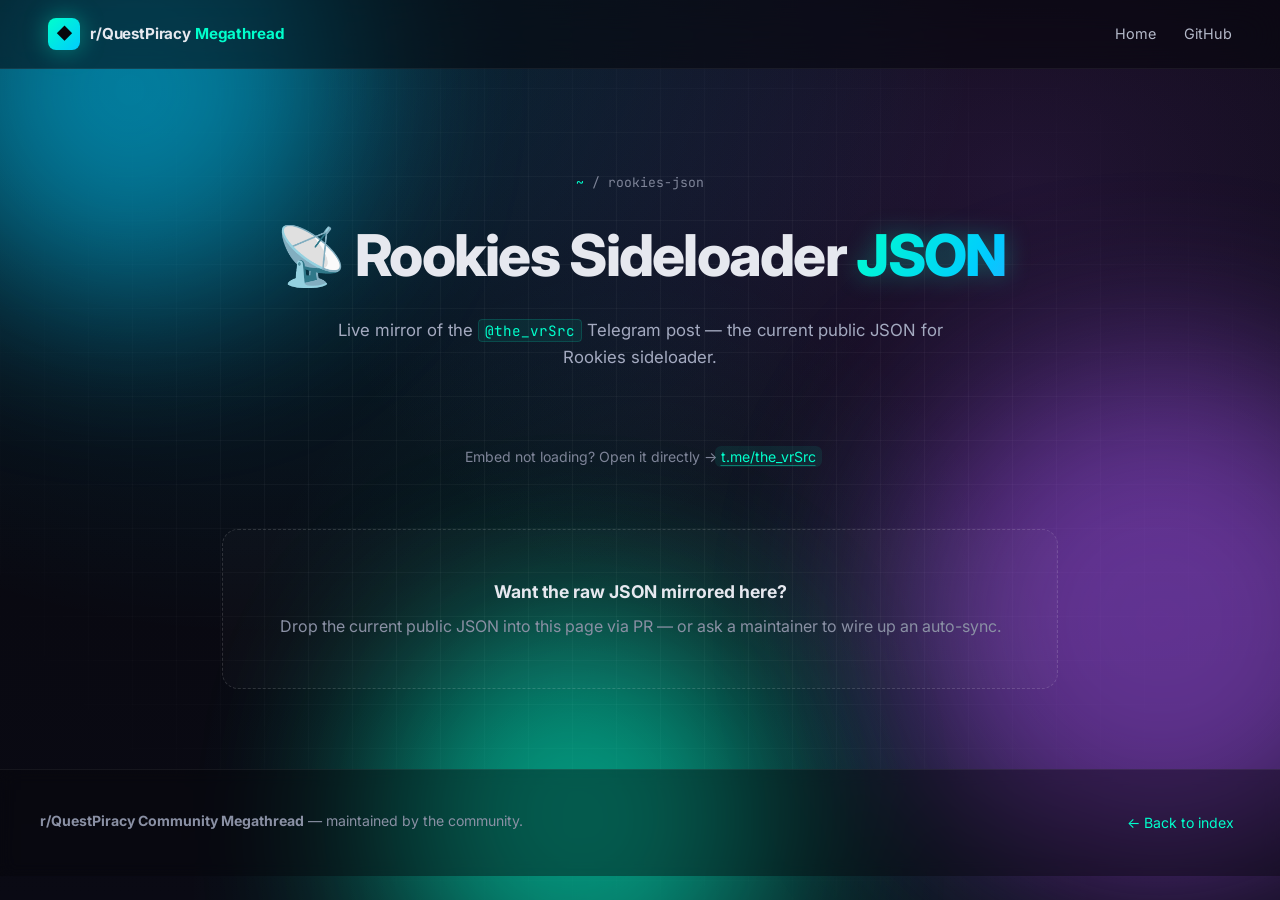
<file: pages/rookies-json.html>
<!DOCTYPE html>
<html lang="en">
<head>
    <meta charset="UTF-8">
    <meta name="viewport" content="width=device-width, initial-scale=1.0">
    <title>Rookies Sideloader JSON · r/QuestPiracy Community Megathread</title>
    <link rel="icon" type="image/x-icon" href="../assets/images/favicon.ico">
    <link rel="apple-touch-icon" href="../assets/images/logo.png">
    <link href="https://fonts.googleapis.com/css2?family=Inter:wght@300;400;500;600;700;800&family=JetBrains+Mono:wght@400;600&display=swap" rel="stylesheet">
    <link rel="stylesheet" href="../assets/css/style.css">
</head>
<body>

<div class="bg-gradient"></div>
<div class="bg-grid"></div>
<div class="bg-orbs">
    <div class="orb orb-1"></div>
    <div class="orb orb-2"></div>
    <div class="orb orb-3"></div>
</div>

<nav class="navbar">
    <a href="../index.html" class="brand">
        <span class="brand-icon">◆</span>
        <span class="brand-text">r/QuestPiracy <span class="brand-accent">Megathread</span></span>
    </a>
    <div class="nav-links">
        <a href="../index.html">Home</a>
        <a href="https://github.com/KaladinDMP/QP-Megathread" target="_blank" rel="noopener">GitHub</a>
    </div>
</nav>

<header class="page-hero">
    <div class="breadcrumb"><a href="../index.html">~</a> / rookies-json</div>
    <h1>📡 Rookies Sideloader <span class="gradient-text">JSON</span></h1>
    <p>Live mirror of the <code>@the_vrSrc</code> Telegram post &mdash; the current public JSON for Rookies sideloader.</p>
</header>

<div class="tg-wrap">
    <div class="tg-embed">
        <script async src="https://telegram.org/js/telegram-widget.js?22"
                data-telegram-post="the_vrSrc/2"
                data-width="100%"
                data-dark="1"></script>
    </div>

    <p class="tg-note">
        Embed not loading? Open it directly &rarr;
        <a href="https://t.me/the_vrSrc" target="_blank" rel="noopener">t.me/the_vrSrc</a>
    </p>
</div>

<div class="placeholder">
    <div class="placeholder-box">
        <strong>Want the raw JSON mirrored here?</strong>
        Drop the current public JSON into this page via PR &mdash; or ask a maintainer to wire up an auto-sync.
    </div>
</div>

<footer class="footer">
    <div class="footer-inner">
        <div><strong>r/QuestPiracy Community Megathread</strong> &mdash; maintained by the community.</div>
        <div class="footer-meta">
            <a href="../index.html">← Back to index</a>
        </div>
    </div>
</footer>

<script src="../assets/js/main.js"></script>
</body>
</html>
</file>
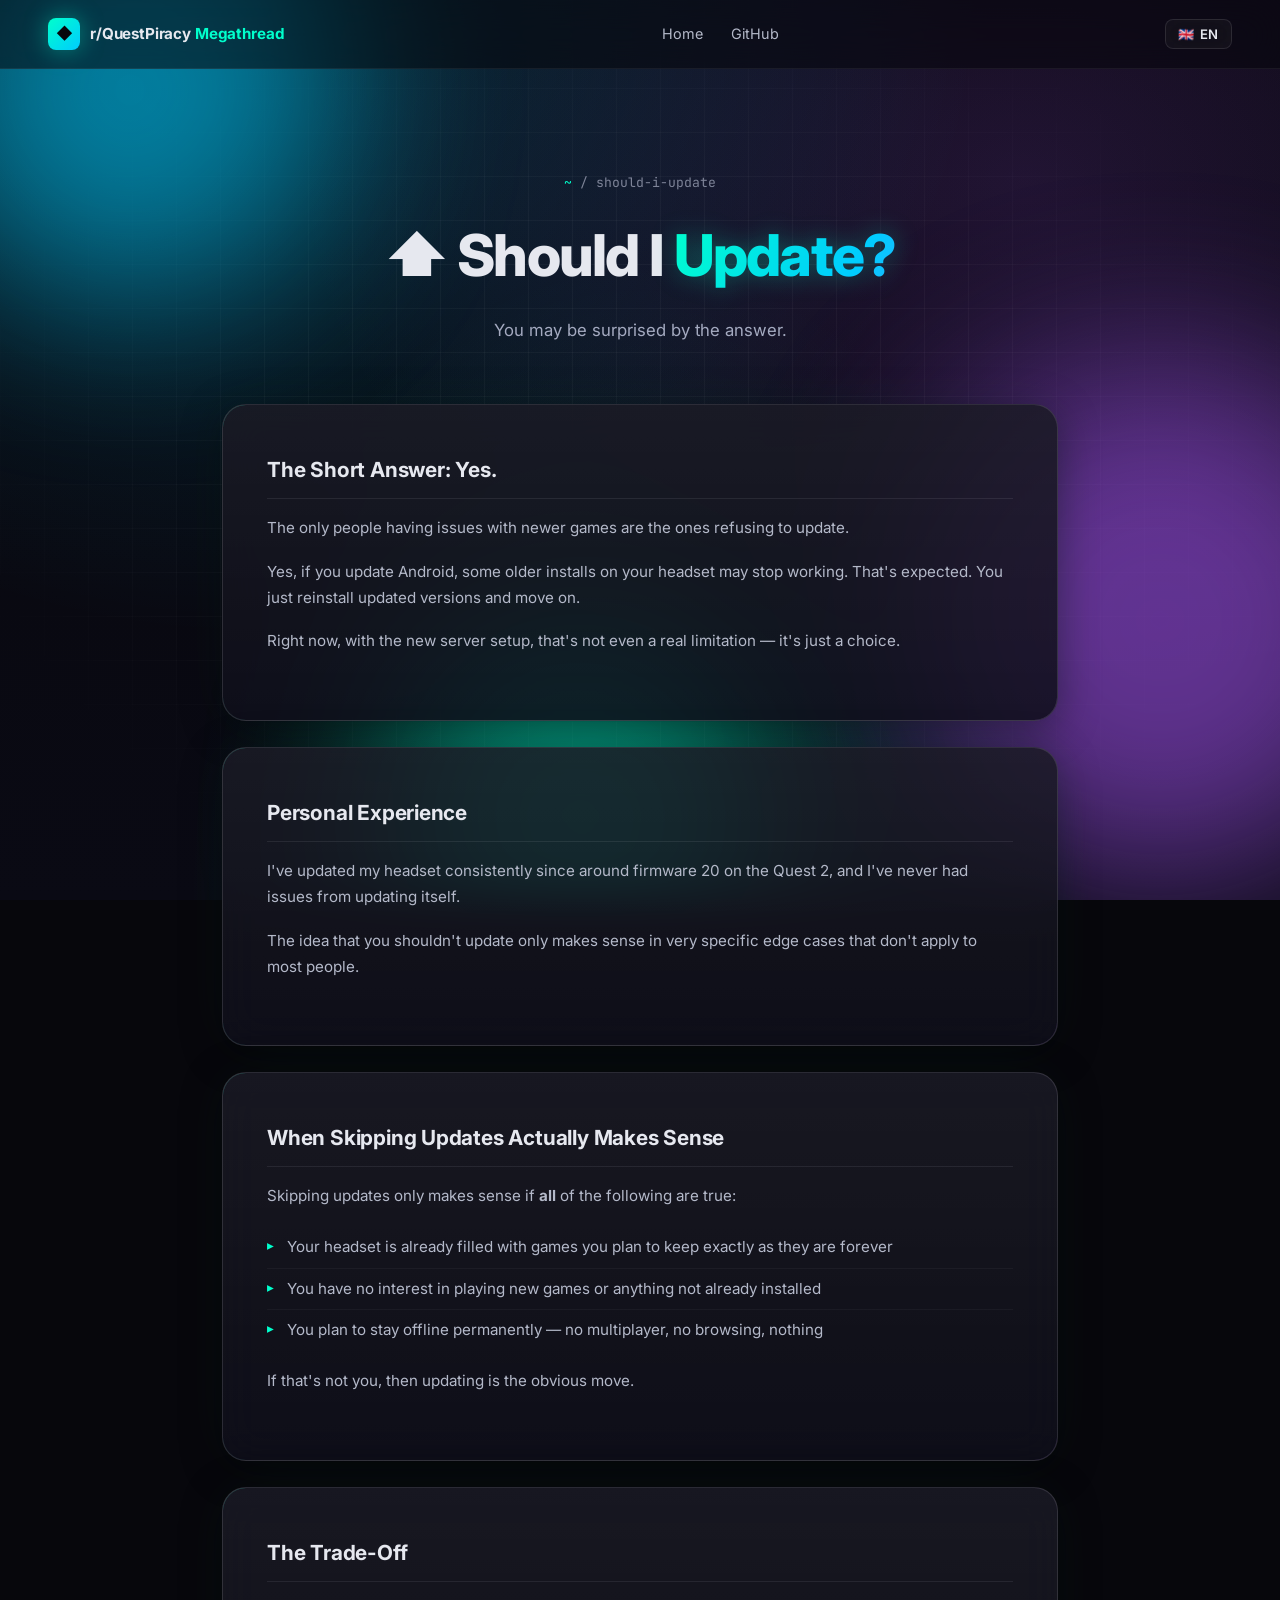
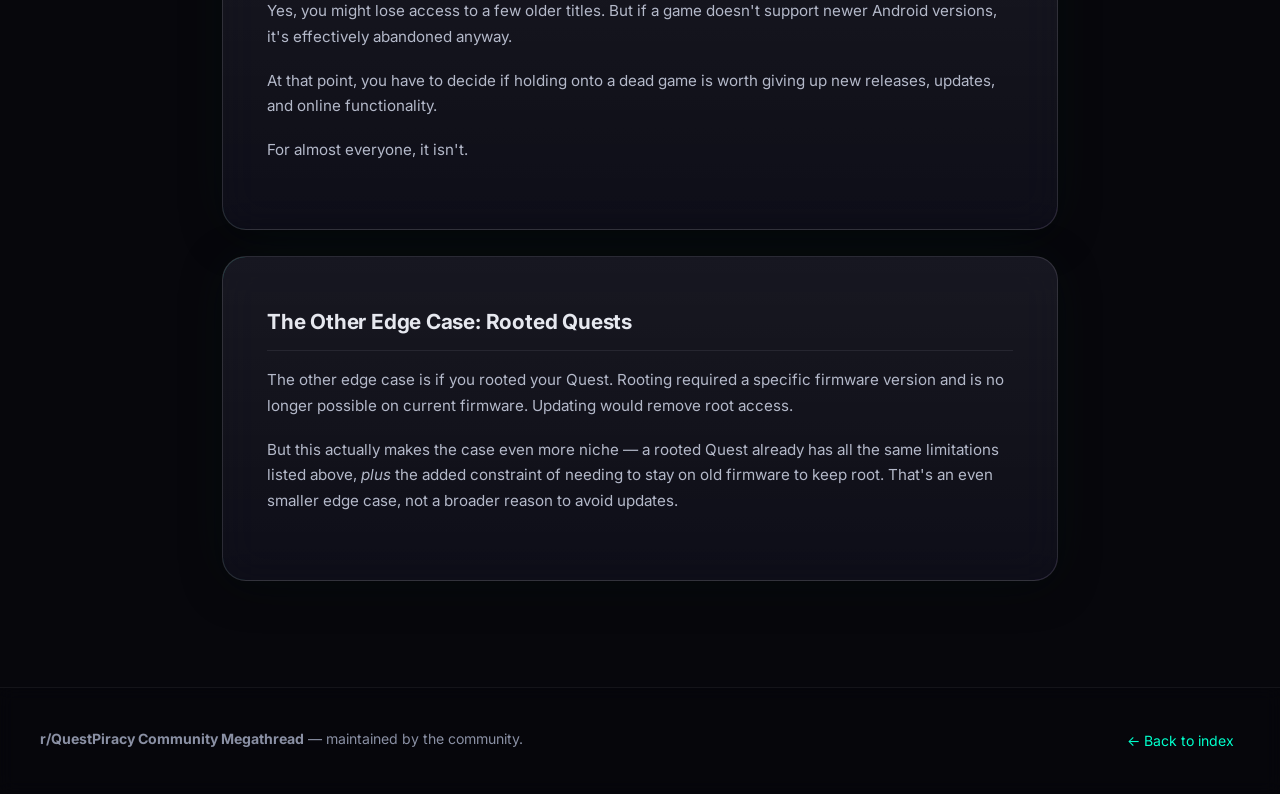
<file: pages/should-i-update.html>
<!DOCTYPE html>
<html lang="en">
<head>
    <meta charset="UTF-8">
    <meta name="viewport" content="width=device-width, initial-scale=1.0">
    <title>Should I Update? · r/QuestPiracy Community Megathread</title>

    <link rel="icon" type="image/x-icon" href="../assets/images/favicon.ico">
    <link rel="apple-touch-icon" href="../assets/images/logo.png">

    <link href="https://fonts.googleapis.com/css2?family=Inter:wght@300;400;500;600;700;800&family=JetBrains+Mono:wght@400;600&display=swap" rel="stylesheet">
    <link rel="stylesheet" href="../assets/css/style.css">
</head>
<body>

<div class="bg-gradient"></div>
<div class="bg-grid"></div>
<div class="bg-orbs">
    <div class="orb orb-1"></div>
    <div class="orb orb-2"></div>
    <div class="orb orb-3"></div>
</div>

<nav class="navbar">
    <a href="../index.html" class="brand">
        <span class="brand-icon">&#9670;</span>
        <span class="brand-text">r/QuestPiracy <span class="brand-accent">Megathread</span></span>
    </a>
    <div class="nav-links">
        <a href="../index.html" data-i18n="nav.home">Home</a>
        <a href="https://github.com/KaladinDMP/QP-Megathread" target="_blank" rel="noopener" data-i18n="nav.github">GitHub</a>
    </div>
</nav>

<header class="page-hero">
    <div class="breadcrumb"><a href="../index.html">~</a> / should-i-update</div>
    <h1>&#x2B06;&#xFE0F; Should I <span class="gradient-text">Update?</span></h1>
    <p data-i18n="page.update.sub">You may be surprised by the answer.</p>
</header>

<div class="placeholder">

    <div class="content-pill">
        <section>
            <h3>The Short Answer: Yes.</h3>

            <p>
                The only people having issues with newer games are the ones refusing to update.
            </p>

            <p>
                Yes, if you update Android, some older installs on your headset may stop working. That's expected.
                You just reinstall updated versions and move on.
            </p>

            <p>
                Right now, with the new server setup, that's not even a real limitation &mdash; it's just a choice.
            </p>
        </section>
    </div>

    <br>

    <div class="content-pill">
        <section>
            <h3>Personal Experience</h3>

            <p>
                I've updated my headset consistently since around firmware 20 on the Quest 2,
                and I've never had issues from updating itself.
            </p>

            <p>
                The idea that you shouldn't update only makes sense in very specific edge cases
                that don't apply to most people.
            </p>
        </section>
    </div>

    <br>

    <div class="content-pill">
        <section>
            <h3>When Skipping Updates Actually Makes Sense</h3>

            <p>
                Skipping updates only makes sense if <strong>all</strong> of the following are true:
            </p>

            <ul>
                <li>Your headset is already filled with games you plan to keep exactly as they are forever</li>
                <li>You have no interest in playing new games or anything not already installed</li>
                <li>You plan to stay offline permanently &mdash; no multiplayer, no browsing, nothing</li>
            </ul>

            <p>
                If that's not you, then updating is the obvious move.
            </p>
        </section>
    </div>

    <br>

    <div class="content-pill">
        <section>
            <h3>The Trade-Off</h3>

            <p>
                Yes, you might lose access to a few older titles. But if a game doesn't support newer Android versions,
                it's effectively abandoned anyway.
            </p>

            <p>
                At that point, you have to decide if holding onto a dead game is worth giving up
                new releases, updates, and online functionality.
            </p>

            <p>
                For almost everyone, it isn't.
            </p>
        </section>
    </div>

    <br>

    <div class="content-pill">
        <section>
            <h3>The Other Edge Case: Rooted Quests</h3>

            <p>
                The other edge case is if you rooted your Quest. Rooting required a specific firmware version
                and is no longer possible on current firmware. Updating would remove root access.
            </p>

            <p>
                But this actually makes the case even more niche &mdash; a rooted Quest already has all the same
                limitations listed above, <em>plus</em> the added constraint of needing to stay on old firmware
                to keep root. That's an even smaller edge case, not a broader reason to avoid updates.
            </p>
        </section>
    </div>

    <br>

</div>

<footer class="footer">
    <div class="footer-inner">
        <div><strong data-i18n="footer.title">r/QuestPiracy Community Megathread</strong> &mdash; <span data-i18n="footer.maintained_sub">maintained by the community.</span></div>
        <div class="footer-meta">
            <a href="../index.html" data-i18n="footer.back">&larr; Back to index</a>
        </div>
    </div>
</footer>

<script src="../assets/js/i18n.js"></script>
<script src="../assets/js/main.js"></script>
</body>
</html>
</file>
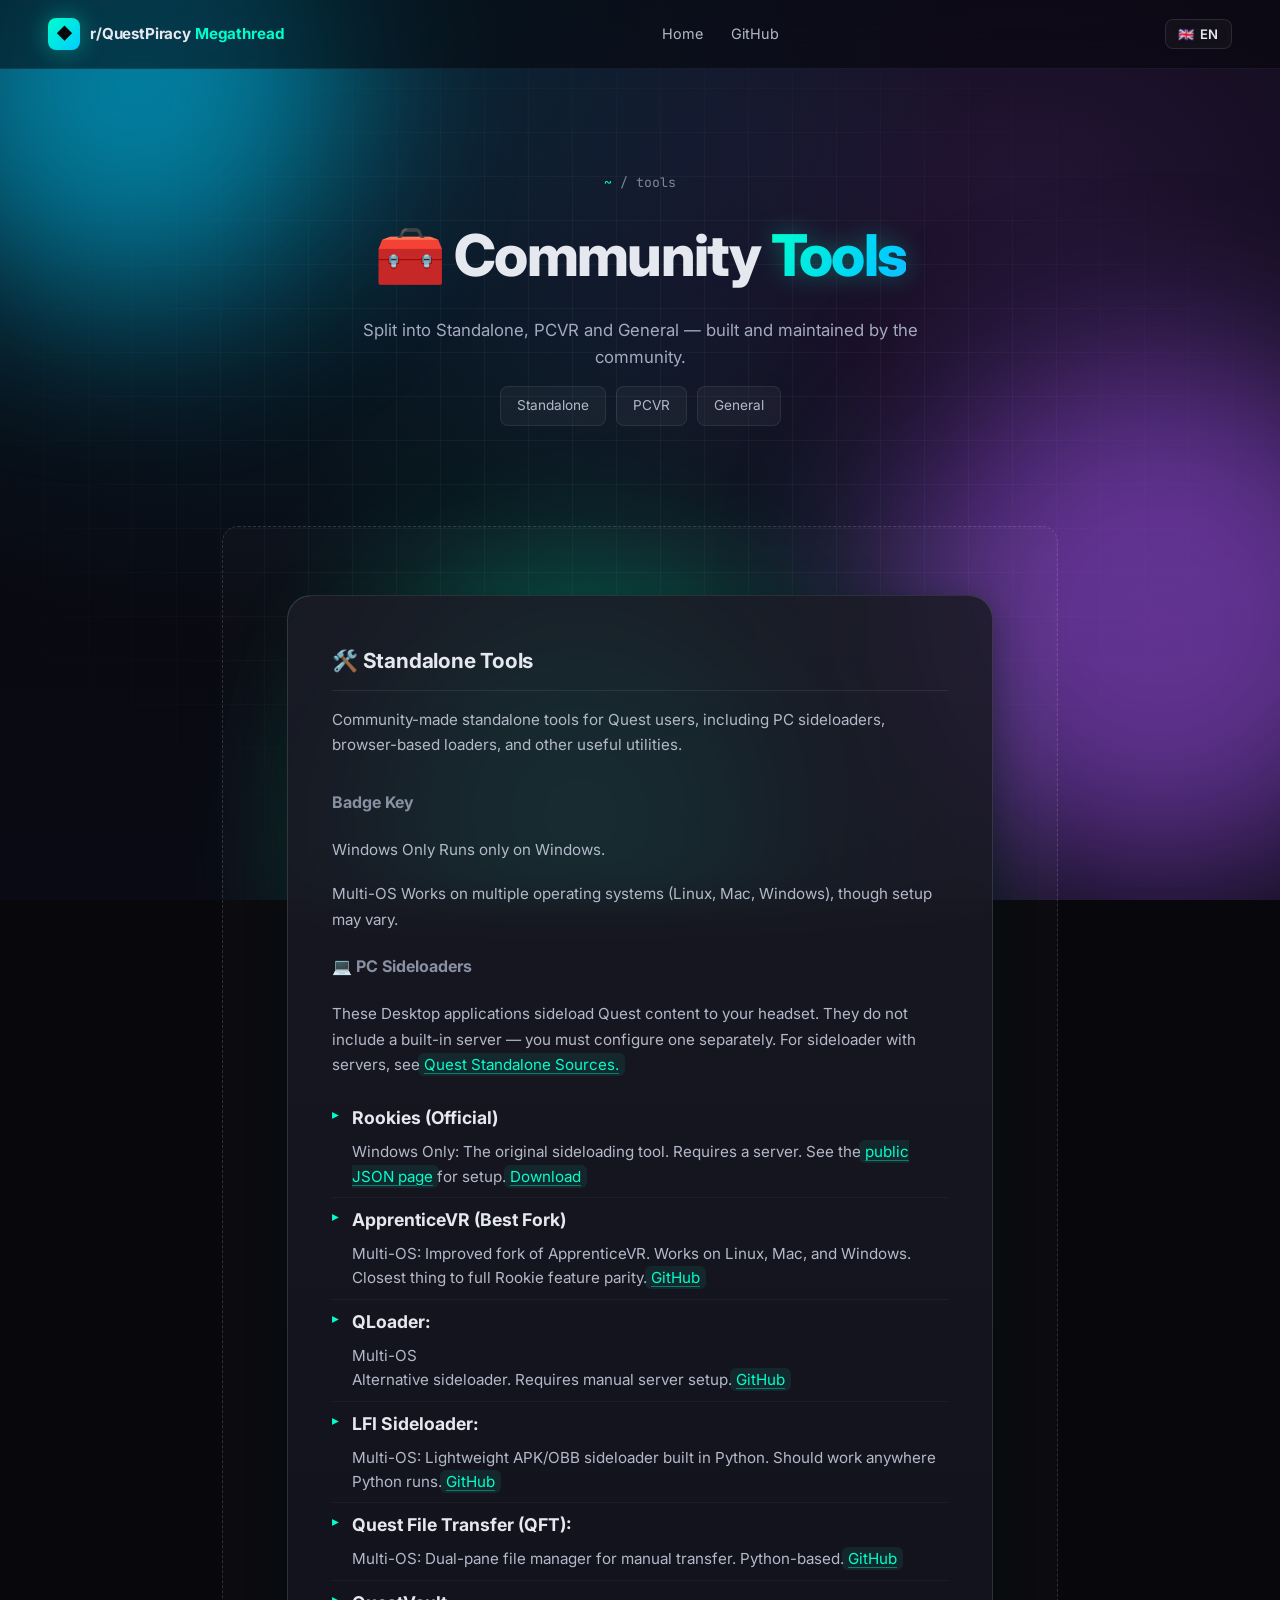
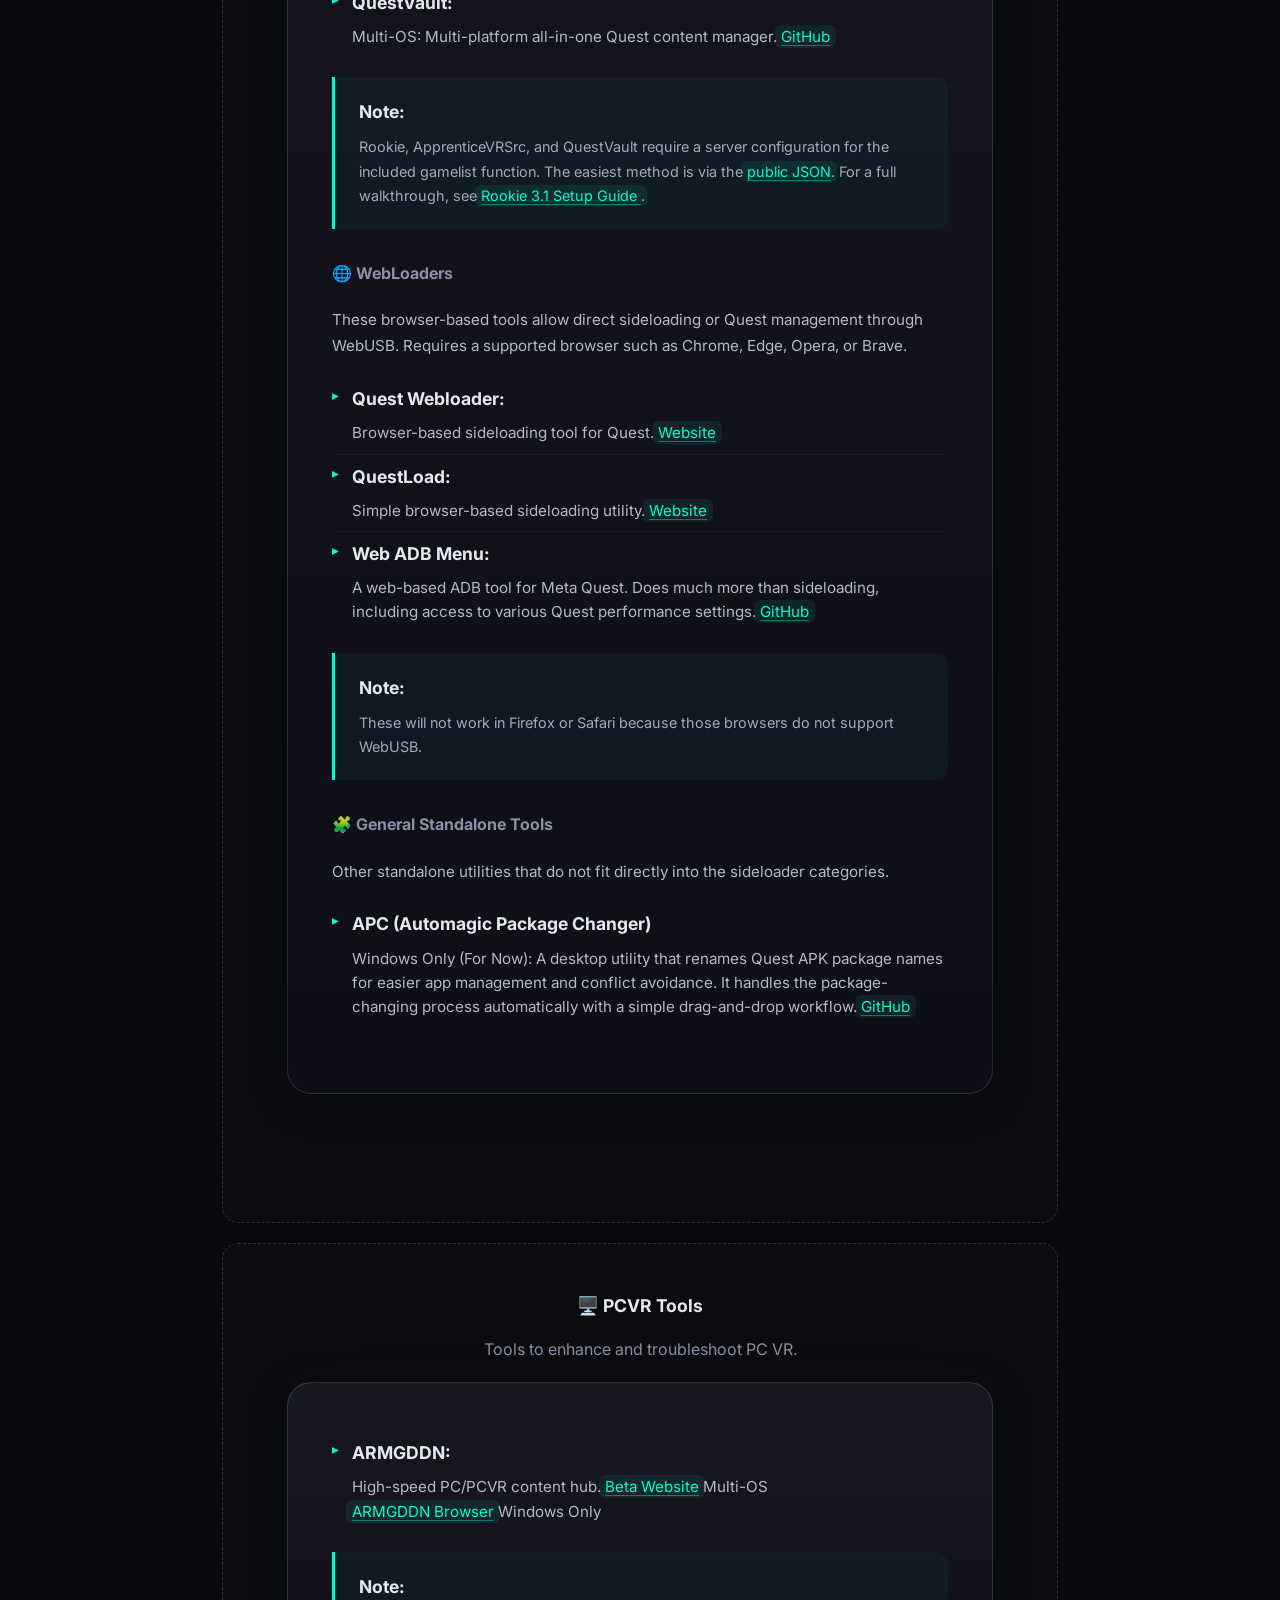
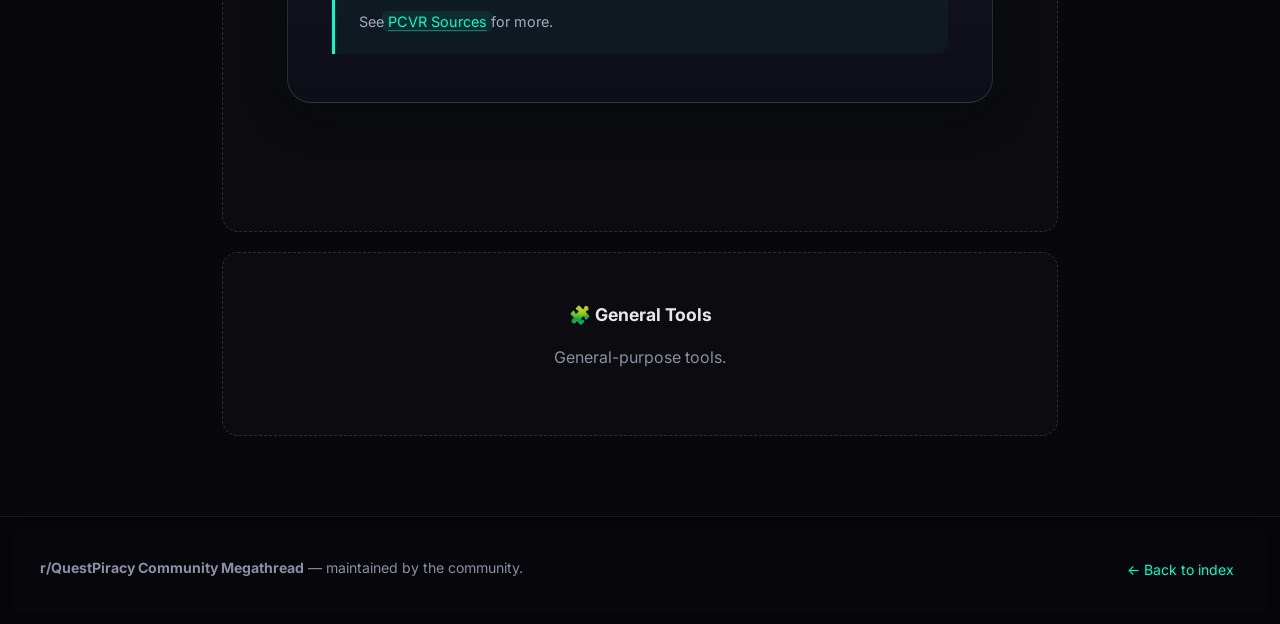
<file: pages/tools.html>
<!DOCTYPE html>
<html lang="en">
<head>
    <meta charset="UTF-8">
    <meta name="viewport" content="width=device-width, initial-scale=1.0">
    <title>Community Tools · r/QuestPiracy Community Megathread</title>

    <link rel="icon" type="image/x-icon" href="../assets/images/favicon.ico">
    <link rel="apple-touch-icon" href="../assets/images/logo.png">

    <link href="https://fonts.googleapis.com/css2?family=Inter:wght@300;400;500;600;700;800&family=JetBrains+Mono:wght@400;600&display=swap" rel="stylesheet">
    <link rel="stylesheet" href="../assets/css/style.css">
</head>

<body>

<div class="bg-gradient"></div>
<div class="bg-grid"></div>
<div class="bg-orbs">
    <div class="orb orb-1"></div>
    <div class="orb orb-2"></div>
    <div class="orb orb-3"></div>
</div>

<nav class="navbar">
    <a href="../index.html" class="brand">
        <span class="brand-icon">◆</span>
        <span class="brand-text">
            r/QuestPiracy <span class="brand-accent">Megathread</span>
        </span>
    </a>

    <div class="nav-links">
        <a href="../index.html" data-i18n="nav.home">Home</a>
        <a href="https://github.com/KaladinDMP/QP-Megathread" target="_blank" rel="noopener noreferrer" data-i18n="nav.github">GitHub</a>
    </div>
</nav>

<header class="page-hero">
    <div class="breadcrumb">
        <a href="../index.html">~</a> / tools
    </div>

    <h1>🧰 Community <span class="gradient-text">Tools</span></h1>

    <p data-i18n="page.tools.sub">
        Split into Standalone, PCVR and General — built and maintained by the community.
    </p>

    <div class="subnav">
        <a href="#standalone">Standalone</a>
        <a href="#pcvr">PCVR</a>
        <a href="#general">General</a>
    </div>
</header>

<div class="placeholder" style="margin-top:20px;">

    <!-- ================= STANDALONE ================= -->  
<div id="standalone" class="placeholder-box" style="margin-bottom:20px;">
    <div class="content-pill-wrap">
        <div class="content-pill">

            <section>
                <h3>🛠️ Standalone Tools</h3>

                <p>
                    Community-made standalone tools for Quest users, including PC sideloaders,
                    browser-based loaders, and other useful utilities.
                </p>
            </section>
            <div class="badge-key">
            <h4>Badge Key</h4>
        
            <p>
                <span class="source-badge badge-windows">Windows Only</span>
                Runs only on Windows.
            </p>
        
            <p>
                <span class="source-badge badge-multios">Multi-OS</span>
                Works on multiple operating systems (Linux, Mac, Windows), though setup may vary.
            </p>
        </div>
            <section>
                <h4>💻 PC Sideloaders</h4>

                <p>
                    These Desktop applications sideload Quest content to your headset.
                    They do not include a built-in server — you must configure one separately.
                    For sideloader with servers, see <a href="https://qpmegathread.top/pages/quest-standalone.html" target="_blank" rel="noopener noreferrer">Quest Standalone Sources.</a>
                </p>

                <ul>
                    <li>
                        <strong>Rookies (Official)</strong>
                        <span class="source-badge badge-windows">Windows Only</span>:
                        The original sideloading tool. Requires a server.
                        See the <a href="public-json.html">public JSON page</a> for setup.
                        <a href="https://github.com/VRPirates/rookie/releases" target="_blank">Download</a>
                    </li>
                
                    <li>
                        <strong>ApprenticeVR (Best Fork)</strong> 
                        <span class="source-badge badge-multios">Multi-OS</span>:
                        Improved fork of ApprenticeVR. Works on Linux, Mac, and Windows.
                        Closest thing to full Rookie feature parity.
                        <a href="https://github.com/kaladindmp/apprenticeVrSrc" target="_blank">GitHub</a>
                    </li>
                
                    <li>
                        <strong>QLoader:</strong> <span class="source-badge badge-multios">Multi-OS</span><br>
                        Alternative sideloader. Requires manual server setup.
                        <a href="https://github.com/skrimix/QLoaderFiles/releases" target="_blank">GitHub</a>
                    </li>
                
                    <li>
                        <strong>LFI Sideloader:</strong> 
                        <span class="source-badge badge-multios">Multi-OS</span>:
                        Lightweight APK/OBB sideloader built in Python.
                        Should work anywhere Python runs.
                        <a href="https://github.com/LordSpectre/LFI-Sideload-Tool" target="_blank">GitHub</a>
                    </li>
                
                    <li>
                        <strong>Quest File Transfer (QFT):</strong> 
                        <span class="source-badge badge-multios">Multi-OS</span>:
                        Dual-pane file manager for manual transfer.
                        Python-based.
                        <a href="https://github.com/extremelystiff/Oculus-Quest-File-Transfer-Tool" target="_blank">GitHub</a>
                    </li>
                    
                    <li>
                        <strong>QuestVault:</strong> 
                        <span class="source-badge badge-multios">Multi-OS</span>:
                        Multi-platform all-in-one Quest content manager.
                        <a href="https://github.com/ezi0n/QuestVault" target="_blank">GitHub</a>
                    </li>
                </ul>

                <blockquote>
                    <p>
                        <strong>Note:</strong>
                        Rookie, ApprenticeVRSrc, and QuestVault require a server configuration for the included gamelist function.
                        The easiest method is via the <a href="public-json.html">public JSON</a>.
                        For a full walkthrough, see
                        <a href="https://github.com/CrazyScamp/Rookie-3.1-Setup/" target="_blank" rel="noopener noreferrer">
                            Rookie 3.1 Setup Guide
                        </a>.
                    </p>
                </blockquote>
            </section>

            <section id="webtools">
                <h4>🌐 WebLoaders</h4>

                <p>
                    These browser-based tools allow direct sideloading or Quest management through WebUSB.
                    Requires a supported browser such as Chrome, Edge, Opera, or Brave.
                </p>

                <ul>
                    <li>
                        <strong>Quest Webloader:</strong>
                        Browser-based sideloading tool for Quest.
                        <a href="https://webloader.app/" target="_blank" rel="noopener noreferrer">Website</a>
                    </li>

                    <li>
                        <strong>QuestLoad:</strong>
                        Simple browser-based sideloading utility.
                        <a href="https://frizzlem.github.io/QuestLoad/" target="_blank" rel="noopener noreferrer">Website</a>
                    </li>

                    <li>
                        <strong>Web ADB Menu:</strong>
                        A web-based ADB tool for Meta Quest. Does much more than sideloading, including access to various Quest performance settings.
                        <a href="https://github.com/twhlynch/Web-ADB-Menu" target="_blank" rel="noopener noreferrer">GitHub</a>
                    </li>
                </ul>

                <blockquote>
                    <p>
                        <strong>Note:</strong>
                        These will not work in Firefox or Safari because those browsers do not support WebUSB.
                    </p>
                </blockquote>
            </section>

            <section>
                <h4>🧩 General Standalone Tools</h4>

                <p>
                    Other standalone utilities that do not fit directly into the sideloader categories.
                </p>

                <ul>
                    <li>
                        <strong>APC (Automagic Package Changer)</strong> 
                        <span class="source-badge badge-windows">Windows Only (For Now)</span>:
                        A desktop utility that renames Quest APK package names for easier app management and conflict avoidance. It handles the package-changing process automatically with a simple drag-and-drop workflow.
                        <a href="https://github.com/KaladinDMP/AutomagicPackageChanger" target="_blank" rel="noopener noreferrer">GitHub</a>
                    </li>
                </ul>
            </section>

        </div>
    </div>
</div>

    <!-- ================= PCVR ================= -->
    <div id="pcvr" class="placeholder-box" style="margin-bottom:20px;">
        <strong>🖥️ PCVR Tools</strong>
        <p>Tools to enhance and troubleshoot PC VR.</p>

        <div class="content-pill-wrap">
            <div class="content-pill">

                <section>
                    <ul>
                        <li>
                            <strong>ARMGDDN:</strong>
                            High-speed PC/PCVR content hub.
                            <a href="https://www.armgddnbrowser.com/" target="_blank" rel="noopener noreferrer">Beta Website</a> <span class="source-badge badge-multios">Multi-OS</span><br>
                            <a href="https://github.com/kaladindmp/agbrowser" target="_blank" rel="noopener noreferrer">ARMGDDN Browser</a> <span class="source-badge badge-windows">Windows Only</span><br>
                        </li>
                    </ul>

                    <blockquote>
                        <p>
                            <strong>Note:</strong>
                            See <a href="pcvr.html">PCVR Sources</a> for more.
                        </p>
                    </blockquote>

                </section>

            </div>
        </div>
    </div>

    <!-- ================= GENERAL ================= -->
    <div id="general" class="placeholder-box" style="margin-bottom:20px;">
        <strong>🧩 General Tools</strong>
        <p>General-purpose tools.</p>
    </div>

</div>

<footer class="footer">
    <div class="footer-inner">
        <div>
            <strong data-i18n="footer.title">r/QuestPiracy Community Megathread</strong> — <span data-i18n="footer.maintained_sub">maintained by the community.</span>
        </div>

        <div class="footer-meta">
            <a href="../index.html" data-i18n="footer.back">← Back to index</a>
        </div>
    </div>
</footer>

<script src="../assets/js/i18n.js"></script>
<script src="../assets/js/main.js"></script>

</body>
</html>
</file>
<file: assets/css/style.css>
/* ---------- Reset & base ---------- */
*,*::before,*::after { box-sizing: border-box; }
html { scroll-behavior: smooth; }
body {
    margin: 0;
    font-family: 'Inter', system-ui, -apple-system, sans-serif;
    background: #07070c;
    color: #e6e8ef;
    line-height: 1.6;
    overflow-x: hidden;
    min-height: 100vh;
}

code {
    font-family: 'JetBrains Mono', ui-monospace, monospace;
    background: rgba(0, 255, 204, 0.08);
    color: #00ffcc;
    padding: 1px 6px;
    border-radius: 4px;
    font-size: 0.85em;
    border: 1px solid rgba(0, 255, 204, 0.15);
}

a { color: inherit; text-decoration: none; }

/* ---------- Pulsing / glowing links ---------- */
.content-pill a,
.placeholder-box a,
.tg-note a,
.about-card a:not(.btn) {
    color: #00ffcc !important;
    text-decoration: underline;
    text-decoration-color: rgba(0, 255, 204, 0.4);
    text-underline-offset: 3px;
    position: relative;
    padding: 2px 6px;
    margin: -2px -6px;
    border-radius: 6px;
    background: rgba(0, 255, 204, 0.08);
    transition: all 0.3s ease;
    animation: link-glow 2.5s ease-in-out infinite;
}
.content-pill a:hover,
.placeholder-box a:hover,
.tg-note a:hover,
.about-card a:not(.btn):hover {
    color: #fff !important;
    text-decoration-color: #fff;
    background: rgba(0, 255, 204, 0.2);
    box-shadow: 0 0 20px rgba(0, 255, 204, 0.4), 0 0 40px rgba(0, 255, 204, 0.15);
    animation: none;
}
@keyframes link-glow {
    0%, 100% { box-shadow: 0 0 8px rgba(0, 255, 204, 0.2); }
    50%      { box-shadow: 0 0 18px rgba(0, 255, 204, 0.45), 0 0 36px rgba(0, 255, 204, 0.15); }
}

/* ---------- Background ---------- */
.bg-gradient {
    position: fixed;
    inset: 0;
    z-index: -3;
    background:
        radial-gradient(ellipse at 20% 0%, rgba(0, 204, 255, 0.18), transparent 50%),
        radial-gradient(ellipse at 80% 20%, rgba(168, 85, 247, 0.16), transparent 50%),
        radial-gradient(ellipse at 50% 100%, rgba(0, 255, 204, 0.14), transparent 50%),
        linear-gradient(180deg, #07070c 0%, #0a0a14 100%);
    animation: bg-shift 18s ease-in-out infinite alternate;
}

@keyframes bg-shift {
    0%   { background-position: 0% 0%, 100% 0%, 50% 100%, 0 0; }
    100% { background-position: 10% 10%, 90% 15%, 55% 95%, 0 0; }
}

.bg-grid {
    position: fixed;
    inset: 0;
    z-index: -2;
    background-image:
        linear-gradient(rgba(255,255,255,0.035) 1px, transparent 1px),
        linear-gradient(90deg, rgba(255,255,255,0.035) 1px, transparent 1px);
    background-size: 44px 44px;
    mask-image: radial-gradient(ellipse at center, black 40%, transparent 80%);
    -webkit-mask-image: radial-gradient(ellipse at center, black 40%, transparent 80%);
}

.bg-orbs { position: fixed; inset: 0; z-index: -1; pointer-events: none; overflow: hidden; }
.orb {
    position: absolute;
    border-radius: 50%;
    filter: blur(90px);
    opacity: 0.55;
    will-change: transform;
}
.orb-1 { width: 420px; height: 420px; top: -120px; left: -80px; background: #00ccff; animation: float 14s ease-in-out infinite; }
.orb-2 { width: 520px; height: 520px; top: 40%;    right: -140px; background: #a855f7; animation: float 17s ease-in-out infinite reverse; }
.orb-3 { width: 380px; height: 380px; bottom: -100px; left: 30%;  background: #00ffcc; animation: float 20s ease-in-out infinite; }

@keyframes float {
    0%,100% { transform: translate(0,0) scale(1); }
    50%     { transform: translate(40px,-30px) scale(1.08); }
}

/* ---------- Navbar ---------- */
.navbar {
    position: sticky;
    top: 0;
    z-index: 50;
    display: flex;
    align-items: center;
    justify-content: space-between;
    padding: 18px 48px;
    backdrop-filter: blur(18px);
    -webkit-backdrop-filter: blur(18px);
    background: rgba(7, 7, 12, 0.55);
    border-bottom: 1px solid rgba(255,255,255,0.06);
    animation: slide-down 0.8s ease-out;
}

@keyframes slide-down {
    from { transform: translateY(-100%); opacity: 0; }
    to   { transform: translateY(0);     opacity: 1; }
}

.brand {
    display: flex;
    align-items: center;
    gap: 10px;
    font-weight: 700;
    font-size: clamp(0.78rem, 2.2vw, 0.95rem);
    letter-spacing: -0.01em;
    white-space: nowrap;
}
.brand-icon {
    display: inline-flex;
    align-items: center;
    justify-content: center;
    width: 32px; height: 32px;
    background: linear-gradient(135deg, #00ffcc, #00ccff);
    color: #07070c;
    border-radius: 8px;
    font-size: 16px;
    box-shadow: 0 0 24px rgba(0, 255, 204, 0.4);
    animation: spin-slow 12s linear infinite;
}
@keyframes spin-slow { from { transform: rotate(0deg); } to { transform: rotate(360deg); } }

/* Hero logo (big, centred, floating above the title) */
.hero-logo-wrap {
    display: flex;
    justify-content: center;
    margin-bottom: 28px;
    animation: fade-up 1s ease-out;
}
.hero-logo {
    width: clamp(110px, 18vw, 160px);
    height: auto;
    object-fit: contain;
    filter:
        drop-shadow(0 0 32px rgba(0, 255, 204, 0.35))
        drop-shadow(0 12px 40px rgba(0, 0, 0, 0.5));
    animation: hero-float 6s ease-in-out infinite;
    transition: transform 0.5s ease, filter 0.5s ease;
}
.hero-logo:hover {
    transform: scale(1.06) rotate(-2deg);
    filter:
        drop-shadow(0 0 48px rgba(0, 255, 204, 0.55))
        drop-shadow(0 16px 48px rgba(0, 0, 0, 0.55));
}
@keyframes hero-float {
    0%,100% { transform: translateY(0); }
    50%     { transform: translateY(-10px); }
}

.brand-accent { color: #00ffcc; }

.nav-links { display: flex; gap: 28px; }
.nav-links a {
    font-size: 0.9rem;
    color: #b4b9c9;
    position: relative;
    transition: color 0.25s ease;
}
.nav-links a::after {
    content: '';
    position: absolute;
    left: 0; bottom: -4px;
    width: 0; height: 2px;
    background: linear-gradient(90deg, #00ffcc, #00ccff);
    transition: width 0.3s ease;
}
.nav-links a:hover { color: #fff; }
.nav-links a:hover::after { width: 100%; }

/* ---------- Language selector ---------- */
.lang-selector {
    position: relative;
    margin-left: 8px;
}
.lang-btn {
    display: inline-flex;
    align-items: center;
    gap: 6px;
    padding: 6px 12px;
    border: 1px solid rgba(255,255,255,0.1);
    border-radius: 8px;
    background: rgba(255,255,255,0.04);
    color: #e6e8ef;
    font-family: inherit;
    font-size: 0.82rem;
    cursor: pointer;
    backdrop-filter: blur(10px);
    transition: background 0.25s ease, border-color 0.25s ease;
}
.lang-btn:hover {
    background: rgba(0, 255, 204, 0.08);
    border-color: rgba(0, 255, 204, 0.3);
}
.lang-code { font-weight: 600; letter-spacing: 0.04em; }
.lang-dropdown {
    position: absolute;
    top: calc(100% + 8px);
    right: 0;
    min-width: 160px;
    padding: 6px;
    background: rgba(14, 14, 22, 0.95);
    border: 1px solid rgba(255,255,255,0.1);
    border-radius: 12px;
    backdrop-filter: blur(20px);
    -webkit-backdrop-filter: blur(20px);
    box-shadow: 0 12px 40px rgba(0,0,0,0.5);
    opacity: 0;
    visibility: hidden;
    transform: translateY(-6px);
    transition: opacity 0.2s ease, transform 0.2s ease, visibility 0.2s;
    z-index: 100;
}
.lang-selector.open .lang-dropdown {
    opacity: 1;
    visibility: visible;
    transform: translateY(0);
}
.lang-option {
    display: flex;
    align-items: center;
    gap: 8px;
    width: 100%;
    padding: 9px 14px;
    border: none;
    border-radius: 8px;
    background: transparent;
    color: #b4b9c9;
    font-family: inherit;
    font-size: 0.85rem;
    cursor: pointer;
    text-align: left;
    transition: background 0.15s ease, color 0.15s ease;
}
.lang-option:hover {
    background: rgba(0, 255, 204, 0.1);
    color: #fff;
}
.lang-option.active {
    color: #00ffcc;
    background: rgba(0, 255, 204, 0.06);
}

/* ---------- Hero ---------- */
.hero {
    max-width: 1040px;
    margin: 0 auto;
    padding: 120px 32px 80px;
    text-align: center;
    animation: fade-up 1s ease-out;
}

@keyframes fade-up {
    from { opacity: 0; transform: translateY(30px); }
    to   { opacity: 1; transform: translateY(0); }
}

.hero-badge {
    display: inline-flex;
    align-items: center;
    gap: 10px;
    padding: 8px 18px;
    border: 1px solid rgba(0, 255, 204, 0.25);
    border-radius: 999px;
    font-size: 0.82rem;
    color: #b4b9c9;
    background: rgba(0, 255, 204, 0.05);
    margin-bottom: 28px;
    backdrop-filter: blur(10px);
}
.pulse-dot {
    width: 8px; height: 8px;
    border-radius: 50%;
    background: #00ffcc;
    box-shadow: 0 0 0 0 rgba(0, 255, 204, 0.7);
    animation: pulse 2s infinite;
}
@keyframes pulse {
    0%   { box-shadow: 0 0 0 0   rgba(0, 255, 204, 0.7); }
    70%  { box-shadow: 0 0 0 12px rgba(0, 255, 204, 0); }
    100% { box-shadow: 0 0 0 0   rgba(0, 255, 204, 0); }
}

.hero-title {
    font-size: clamp(2.6rem, 6vw, 4.8rem);
    font-weight: 800;
    letter-spacing: -0.035em;
    line-height: 1.05;
    margin: 0 0 22px;
}
.gradient-text {
    background: linear-gradient(120deg, #00ffcc 0%, #00ccff 40%, #a855f7 100%);
    background-size: 200% 200%;
    -webkit-background-clip: text;
    background-clip: text;
    color: transparent;
    animation: gradient-shift 6s ease-in-out infinite;
    filter: drop-shadow(0 0 12px rgba(0, 255, 204, 0.3));
}
@keyframes gradient-shift {
    0%,100% { background-position: 0% 50%; }
    50%     { background-position: 100% 50%; }
}

.hero-sub {
    font-size: 1.15rem;
    color: #a4aac0;
    max-width: 640px;
    margin: 0 auto 36px;
}

.hero-cta {
    display: flex;
    gap: 14px;
    justify-content: center;
    flex-wrap: wrap;
    margin-bottom: 64px;
}

.btn {
    display: inline-flex;
    align-items: center;
    gap: 8px;
    padding: 14px 28px;
    border-radius: 10px;
    font-weight: 600;
    font-size: 0.95rem;
    transition: transform 0.25s ease, box-shadow 0.25s ease, background 0.25s ease;
    cursor: pointer;
    border: 1px solid transparent;
}
.btn-primary {
    background: linear-gradient(135deg, #00ffcc, #00ccff);
    color: #07070c;
    box-shadow: 0 10px 30px -10px rgba(0, 255, 204, 0.5);
    animation: btn-pulse 3s ease-in-out infinite;
}
.btn-primary:hover {
    transform: translateY(-2px);
    box-shadow: 0 18px 44px -10px rgba(0, 255, 204, 0.65);
    animation: none;
}
@keyframes btn-pulse {
    0%, 100% { box-shadow: 0 10px 30px -10px rgba(0, 255, 204, 0.5); }
    50%      { box-shadow: 0 10px 40px -6px rgba(0, 255, 204, 0.7), 0 0 60px -10px rgba(0, 255, 204, 0.25); }
}
.btn-ghost {
    background: rgba(255,255,255,0.04);
    color: #e6e8ef;
    border-color: rgba(255,255,255,0.12);
    backdrop-filter: blur(10px);
}
.btn-ghost:hover { background: rgba(255,255,255,0.08); transform: translateY(-2px); }

.hero-stats {
    display: flex;
    justify-content: center;
    gap: 52px;
    flex-wrap: wrap;
}
.stat-num {
    font-size: 2.2rem;
    font-weight: 800;
    background: linear-gradient(120deg, #00ffcc, #00ccff);
    -webkit-background-clip: text;
    background-clip: text;
    color: transparent;
}
.stat-label {
    font-size: 0.8rem;
    color: #7e8498;
    text-transform: uppercase;
    letter-spacing: 0.12em;
}

/* ---------- Sections ---------- */
.section {
    max-width: 1200px;
    margin: 0 auto;
    padding: 80px 32px;
}
.section-head { text-align: center; margin-bottom: 56px; }
.section-kicker {
    font-family: 'JetBrains Mono', monospace;
    color: #00ffcc;
    font-size: 0.85rem;
    letter-spacing: 0.1em;
    margin-bottom: 10px;
}
.section-title {
    font-size: clamp(1.8rem, 3.5vw, 2.6rem);
    font-weight: 700;
    letter-spacing: -0.02em;
    margin: 0 0 10px;
}
.section-sub {
    color: #a4aac0;
    max-width: 580px;
    margin: 0 auto;
}

/* ---------- Card grid ---------- */
.card-grid {
    display: grid;
    grid-template-columns: repeat(auto-fit, minmax(300px, 1fr));
    gap: 24px;
}

.card {
    position: relative;
    padding: 32px 28px 28px;
    border-radius: 18px;
    background: linear-gradient(180deg, rgba(255,255,255,0.04), rgba(255,255,255,0.015));
    border: 1px solid rgba(255,255,255,0.08);
    overflow: hidden;
    transition: transform 0.4s cubic-bezier(.2,.8,.2,1), border-color 0.3s ease;
    opacity: 0;
    transform: translateY(24px);
    animation: card-in 0.7s cubic-bezier(.2,.8,.2,1) forwards;
    animation-delay: calc(var(--i, 1) * 80ms);
    backdrop-filter: blur(12px);
}
@keyframes card-in { to { opacity: 1; transform: translateY(0); } }

.card::before {
    content: '';
    position: absolute;
    inset: 0;
    padding: 1px;
    border-radius: inherit;
    background: linear-gradient(135deg, rgba(0,255,204,0.4), transparent 40%, rgba(168,85,247,0.4));
    -webkit-mask: linear-gradient(#fff 0 0) content-box, linear-gradient(#fff 0 0);
    mask: linear-gradient(#fff 0 0) content-box, linear-gradient(#fff 0 0);
    -webkit-mask-composite: xor;
    mask-composite: exclude;
    opacity: 0;
    transition: opacity 0.3s ease;
    pointer-events: none;
}
.card:hover { transform: translateY(-6px); }
.card:hover::before { opacity: 1; }

.card-glow {
    position: absolute;
    top: -60%; left: -60%;
    width: 220%; height: 220%;
    background: radial-gradient(circle, rgba(0, 255, 204, 0.12), transparent 40%);
    opacity: 0;
    transition: opacity 0.4s ease;
    pointer-events: none;
}
.card:hover .card-glow { opacity: 1; }

.card-icon {
    font-size: 2rem;
    margin-bottom: 18px;
    display: inline-flex;
    align-items: center;
    justify-content: center;
    width: 54px; height: 54px;
    border-radius: 12px;
    background: rgba(0, 255, 204, 0.08);
    border: 1px solid rgba(0, 255, 204, 0.18);
    transition: transform 0.4s ease;
}
.card:hover .card-icon { transform: rotate(-5deg) scale(1.05); }

.card-tag {
    position: absolute;
    top: 22px; right: 22px;
    font-family: 'JetBrains Mono', monospace;
    font-size: 0.75rem;
    color: #7e8498;
    padding: 4px 10px;
    border: 1px solid rgba(255,255,255,0.08);
    border-radius: 6px;
}

.card-title {
    font-size: 1.2rem;
    font-weight: 700;
    margin: 0 0 8px;
    letter-spacing: -0.01em;
}
.card-desc {
    color: #a4aac0;
    font-size: 0.93rem;
    margin: 0 0 22px;
    min-height: 46px;
}
.card-cta {
    font-size: 0.85rem;
    font-weight: 600;
    color: #00ffcc;
    display: inline-flex;
    align-items: center;
    gap: 6px;
}
.arrow { transition: transform 0.3s ease; display: inline-block; }
.card:hover .arrow { transform: translateX(5px); }

/* ---------- About ---------- */
.about-wrap { display: flex; justify-content: center; }
.about-card {
    max-width: 780px;
    padding: 44px 40px;
    border-radius: 20px;
    background: linear-gradient(180deg, rgba(255,255,255,0.04), rgba(255,255,255,0.015));
    border: 1px solid rgba(255,255,255,0.08);
    backdrop-filter: blur(12px);
}
.about-card p { color: #b4b9c9; margin: 12px 0; }
.about-actions { display: flex; gap: 12px; flex-wrap: wrap; margin-top: 24px; }

/* ---------- Footer ---------- */
.footer {
    margin-top: 80px;
    padding: 40px 32px;
    border-top: 1px solid rgba(255,255,255,0.06);
    background: rgba(7,7,12,0.4);
    backdrop-filter: blur(8px);
}
.footer-inner {
    max-width: 1200px;
    margin: 0 auto;
    display: flex;
    justify-content: space-between;
    gap: 20px;
    flex-wrap: wrap;
    color: #8a90a4;
    font-size: 0.88rem;
}
.footer-meta { display: flex; gap: 10px; }
.footer-meta a {
    color: #00ffcc;
    animation: link-glow 2.5s ease-in-out infinite;
    padding: 2px 6px;
    border-radius: 6px;
}
.footer-meta a:hover {
    text-decoration: underline;
    animation: none;
    box-shadow: 0 0 20px rgba(0, 255, 204, 0.35);
}

/* ---------- Page template (subpages) ---------- */
.page-hero {
    max-width: 900px;
    margin: 0 auto;
    padding: 100px 32px 40px;
    text-align: center;
    animation: fade-up 0.8s ease-out;
}
.page-hero h1 {
    font-size: clamp(2.2rem, 5vw, 3.6rem);
    font-weight: 800;
    letter-spacing: -0.03em;
    margin: 14px 0 16px;
    animation: title-glow 3s ease-in-out infinite;
}
@keyframes title-glow {
    0%, 100% { text-shadow: 0 0 10px rgba(0, 255, 204, 0.15), 0 0 30px rgba(0, 255, 204, 0.05); }
    50%      { text-shadow: 0 0 20px rgba(0, 255, 204, 0.4), 0 0 50px rgba(0, 255, 204, 0.15), 0 0 80px rgba(168, 85, 247, 0.1); }
}
.page-hero p { color: #a4aac0; max-width: 640px; margin: 0 auto; font-size: 1.05rem; }

.breadcrumb {
    display: inline-flex;
    gap: 8px;
    font-size: 0.82rem;
    color: #7e8498;
    font-family: 'JetBrains Mono', monospace;
}
.breadcrumb a { color: #00ffcc; }
.breadcrumb a:hover { text-decoration: underline; }

.placeholder {
    max-width: 900px;
    margin: 20px auto 80px;
    padding: 0 32px;
}
.placeholder-box {
    border: 1px dashed rgba(255,255,255,0.14);
    border-radius: 16px;
    padding: 48px 32px;
    text-align: center;
    background: rgba(255,255,255,0.02);
    color: #8a90a4;
}
.placeholder-box strong { color: #e6e8ef; display: block; margin-bottom: 8px; font-size: 1.1rem; }

.subnav {
    display: flex;
    gap: 10px;
    flex-wrap: wrap;
    justify-content: center;
    margin: 16px 0 40px;
}
.subnav a {
    padding: 8px 16px;
    border-radius: 8px;
    font-size: 0.85rem;
    background: rgba(255,255,255,0.04);
    border: 1px solid rgba(255,255,255,0.08);
    color: #b4b9c9;
    transition: all 0.25s ease;
}
.subnav a:hover { background: rgba(0,255,204,0.08); border-color: rgba(0,255,204,0.3); color: #fff; }

/* ---------- Telegram link-out card (rookies page) ---------- */
.tg-wrap {
    max-width: 760px;
    margin: 20px auto 60px;
    padding: 0 32px;
}
.tg-embed {
    border-radius: 16px;
    overflow: hidden;
    animation: fade-up 0.8s ease-out;
}
.tg-note {
    text-align: center;
    color: #7e8498;
    font-size: 0.88rem;
    margin-top: 16px;
}

/* ---------- Content pill (centred card, left-aligned text) ---------- */
.content-pill-wrap {
    max-width: 900px;
    margin: 20px auto 80px;
    padding: 0 32px;
    display: flex;
    justify-content: center;
}
.content-pill {
    width: 100%;
    padding: 48px 44px;
    border-radius: 24px;
    background:
        linear-gradient(180deg, rgba(255,255,255,0.06), rgba(255,255,255,0.02)),
        rgba(10, 10, 22, 0.85);
    border: 1px solid rgba(255,255,255,0.12);
    backdrop-filter: blur(20px);
    -webkit-backdrop-filter: blur(20px);
    text-align: left;
    animation: fade-up 0.8s ease-out;
    position: relative;
    overflow: hidden;
    box-shadow: 0 8px 40px rgba(0, 0, 0, 0.4), 0 0 60px rgba(0, 255, 204, 0.04);
}
.content-pill::before {
    content: '';
    position: absolute;
    inset: -1px;
    border-radius: inherit;
    padding: 1px;
    background: linear-gradient(135deg, rgba(0,255,204,0.35), transparent 50%, rgba(168,85,247,0.25));
    -webkit-mask: linear-gradient(#fff 0 0) content-box, linear-gradient(#fff 0 0);
    mask: linear-gradient(#fff 0 0) content-box, linear-gradient(#fff 0 0);
    -webkit-mask-composite: xor;
    mask-composite: exclude;
    pointer-events: none;
}
.content-pill p {
    color: #b4b9c9;
    font-size: 0.95rem;
    margin: 0 0 18px;
    line-height: 1.7;
}

/* Content inside pills — sections, lists, blockquotes */
.content-pill section {
    margin-bottom: 32px;
}
.content-pill section:last-child { margin-bottom: 0; }
.content-pill h3 {
    font-size: 1.3rem;
    font-weight: 700;
    letter-spacing: -0.01em;
    margin: 0 0 16px;
    color: #e6e8ef;
    padding-bottom: 12px;
    border-bottom: 1px solid rgba(255,255,255,0.08);
}
.content-pill ul {
    list-style: none;
    padding: 0;
    margin: 0 0 18px;
}
.content-pill ul li {
    position: relative;
    padding: 8px 0 8px 20px;
    color: #b4b9c9;
    font-size: 0.95rem;
    line-height: 1.6;
    border-bottom: 1px solid rgba(255,255,255,0.04);
}
.content-pill ul li:last-child { border-bottom: none; }
.content-pill ul li::before {
    content: '▸';
    position: absolute;
    left: 0;
    color: #00ffcc;
    font-size: 0.85rem;
}
.content-pill blockquote {
    margin: 20px 0 0;
    padding: 20px 24px;
    border-left: 3px solid #00ffcc;
    border-radius: 0 12px 12px 0;
    background: rgba(0, 255, 204, 0.04);
}
.content-pill blockquote p {
    margin: 0;
    color: #a4aac0;
    font-size: 0.9rem;
}

/* ---------- Responsive ---------- */
@media (max-width: 720px) {
    .navbar { padding: 14px 20px; }
    .brand { font-size: 0.72rem; }
    .nav-links { gap: 18px; }
    .nav-links a:nth-child(1) { display: none; }
    .lang-btn { padding: 5px 8px; font-size: 0.78rem; }
    .lang-dropdown { right: -8px; }
    .hero { padding: 80px 20px 60px; }
    .hero-stats { gap: 36px; }
    .section { padding: 60px 20px; }
    .about-card { padding: 32px 24px; }
    .content-pill { padding: 32px 24px; }
}

@media (prefers-reduced-motion: reduce) {
    *, *::before, *::after {
        animation-duration: 0.01ms !important;
        animation-iteration-count: 1 !important;
        transition-duration: 0.01ms !important;
    }
}
</file>
